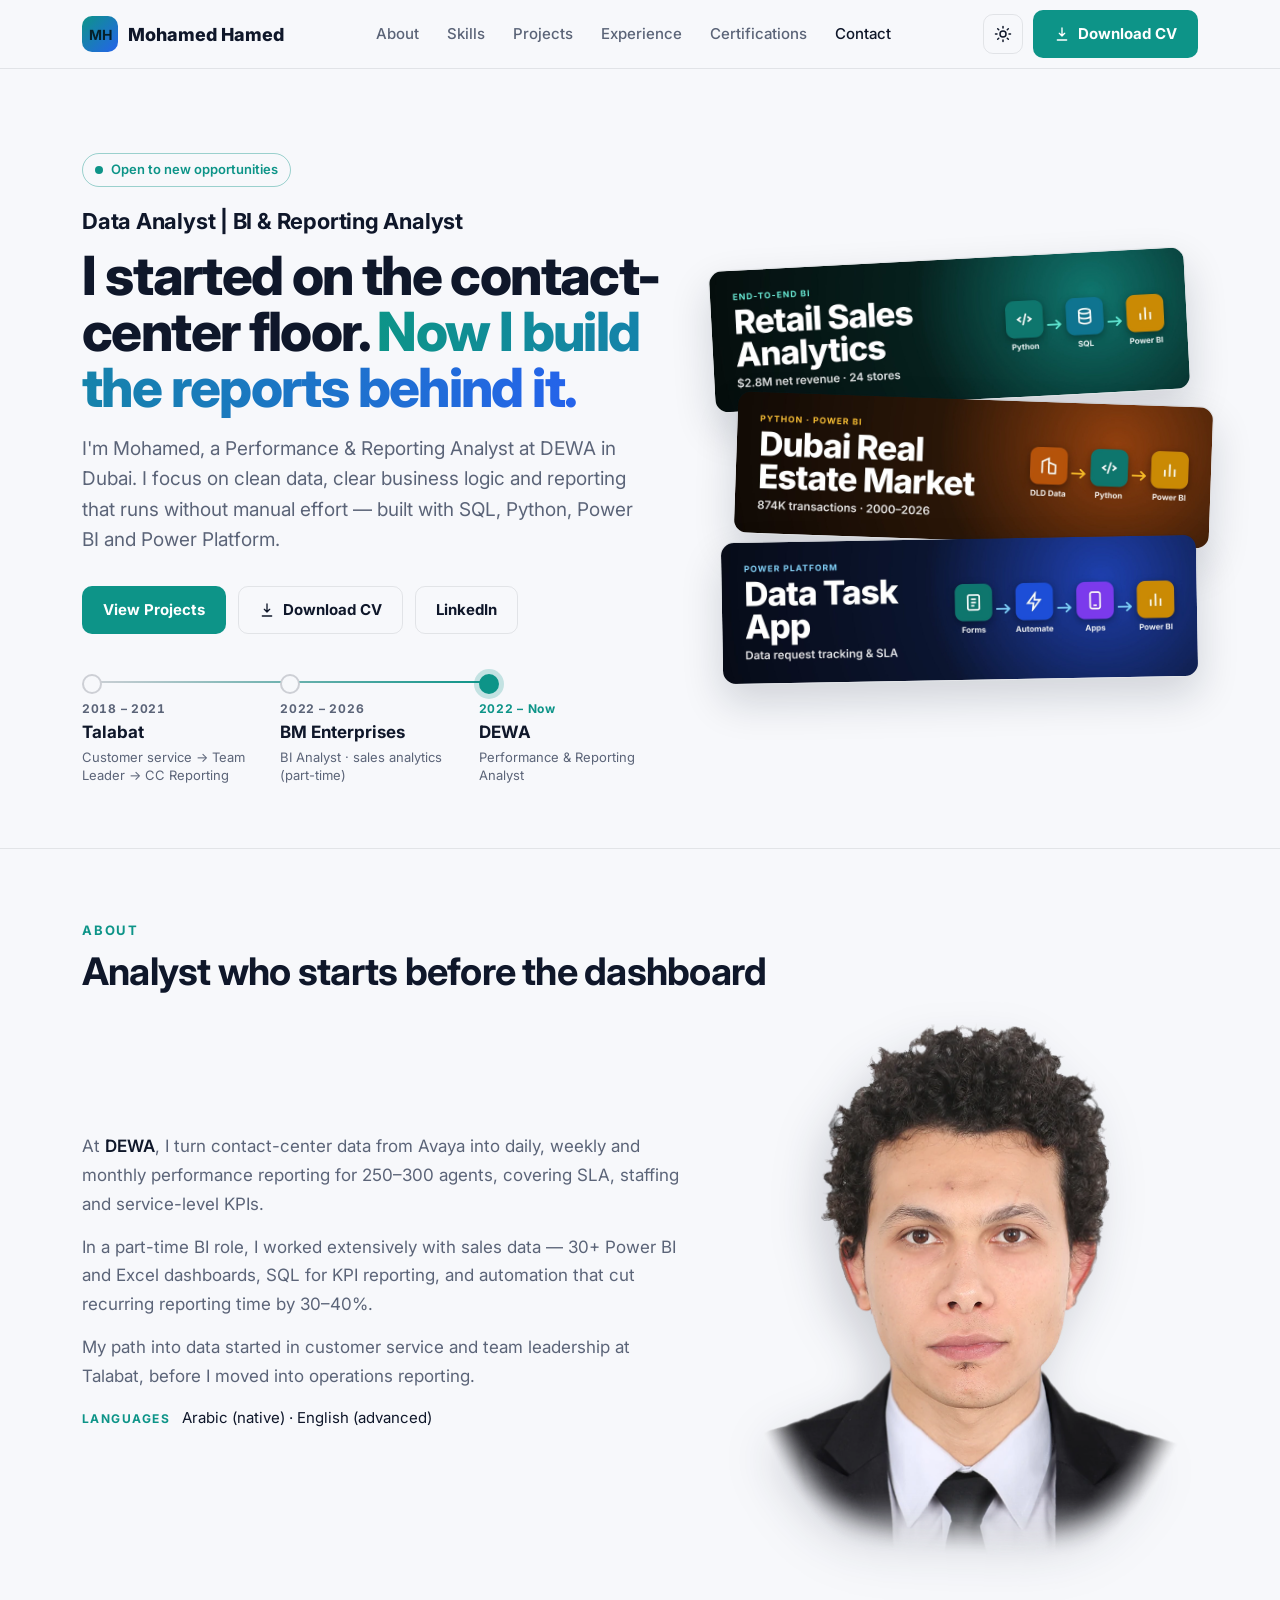
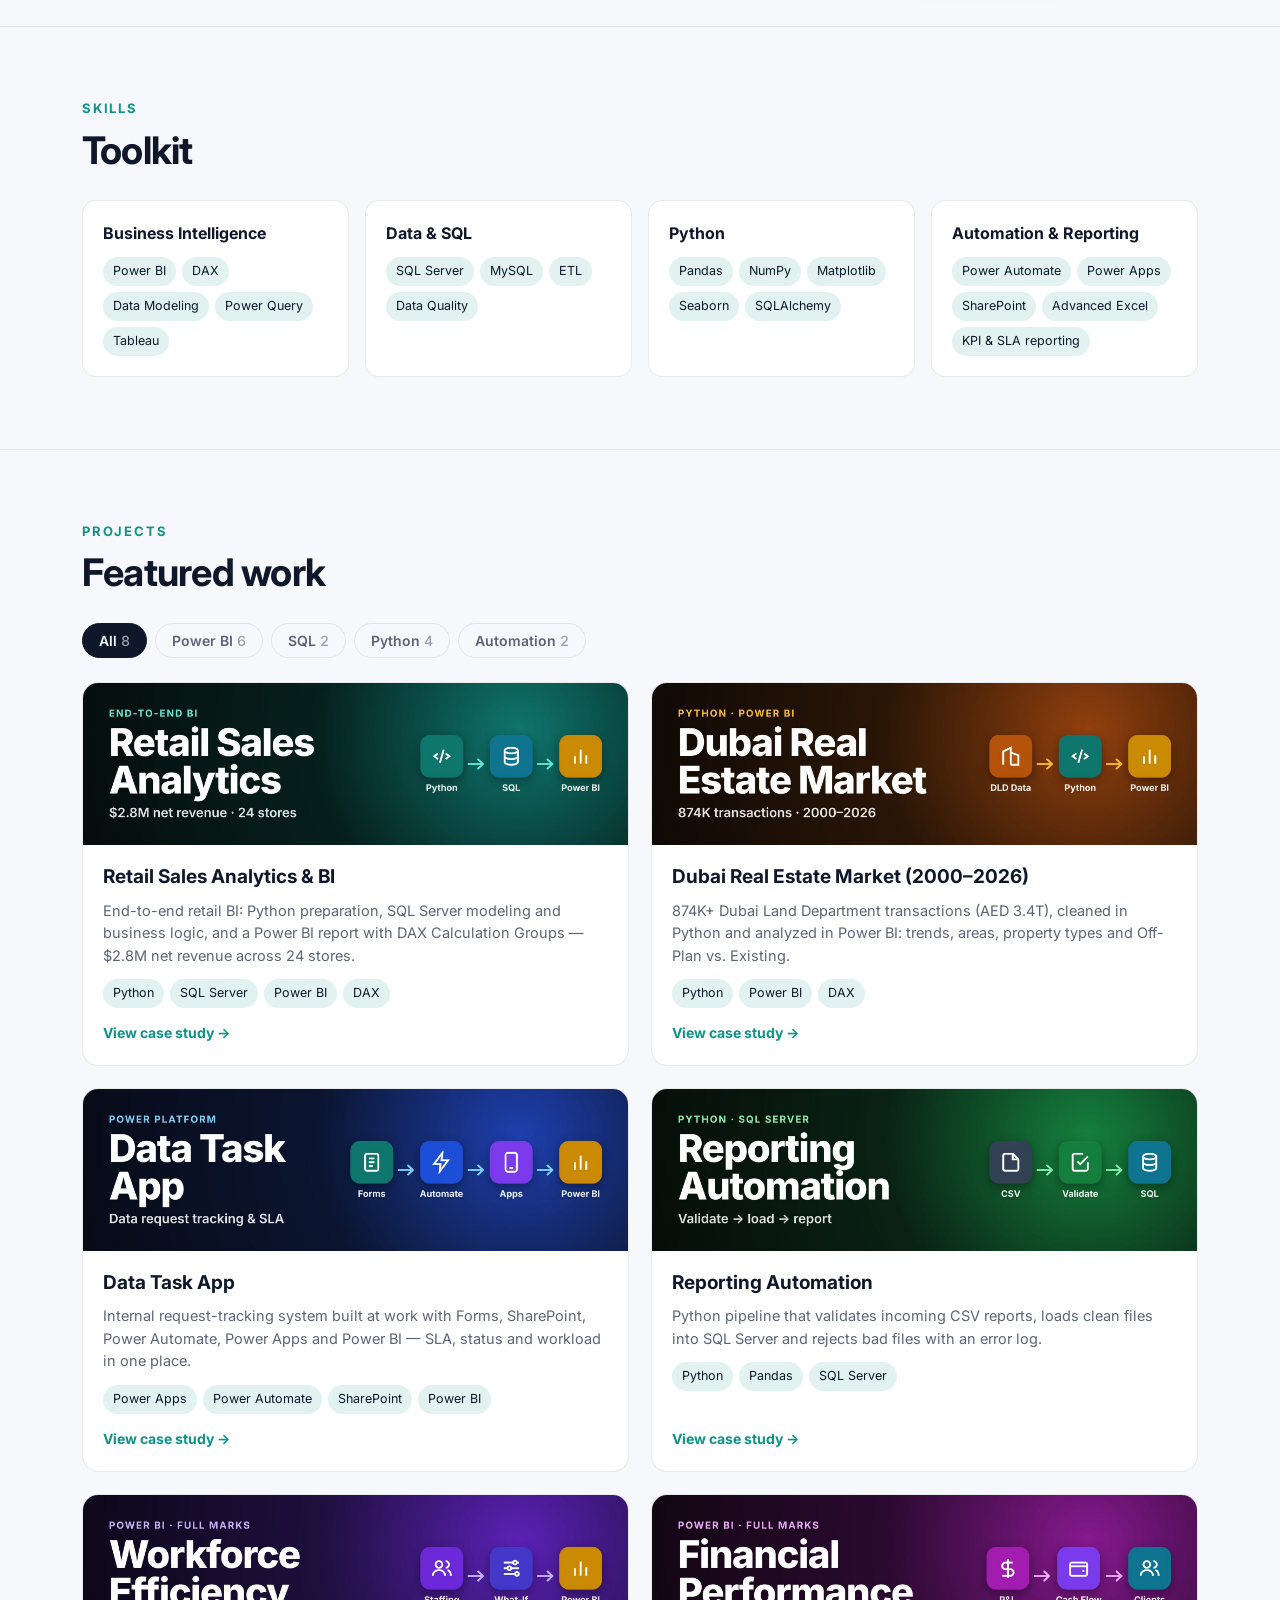
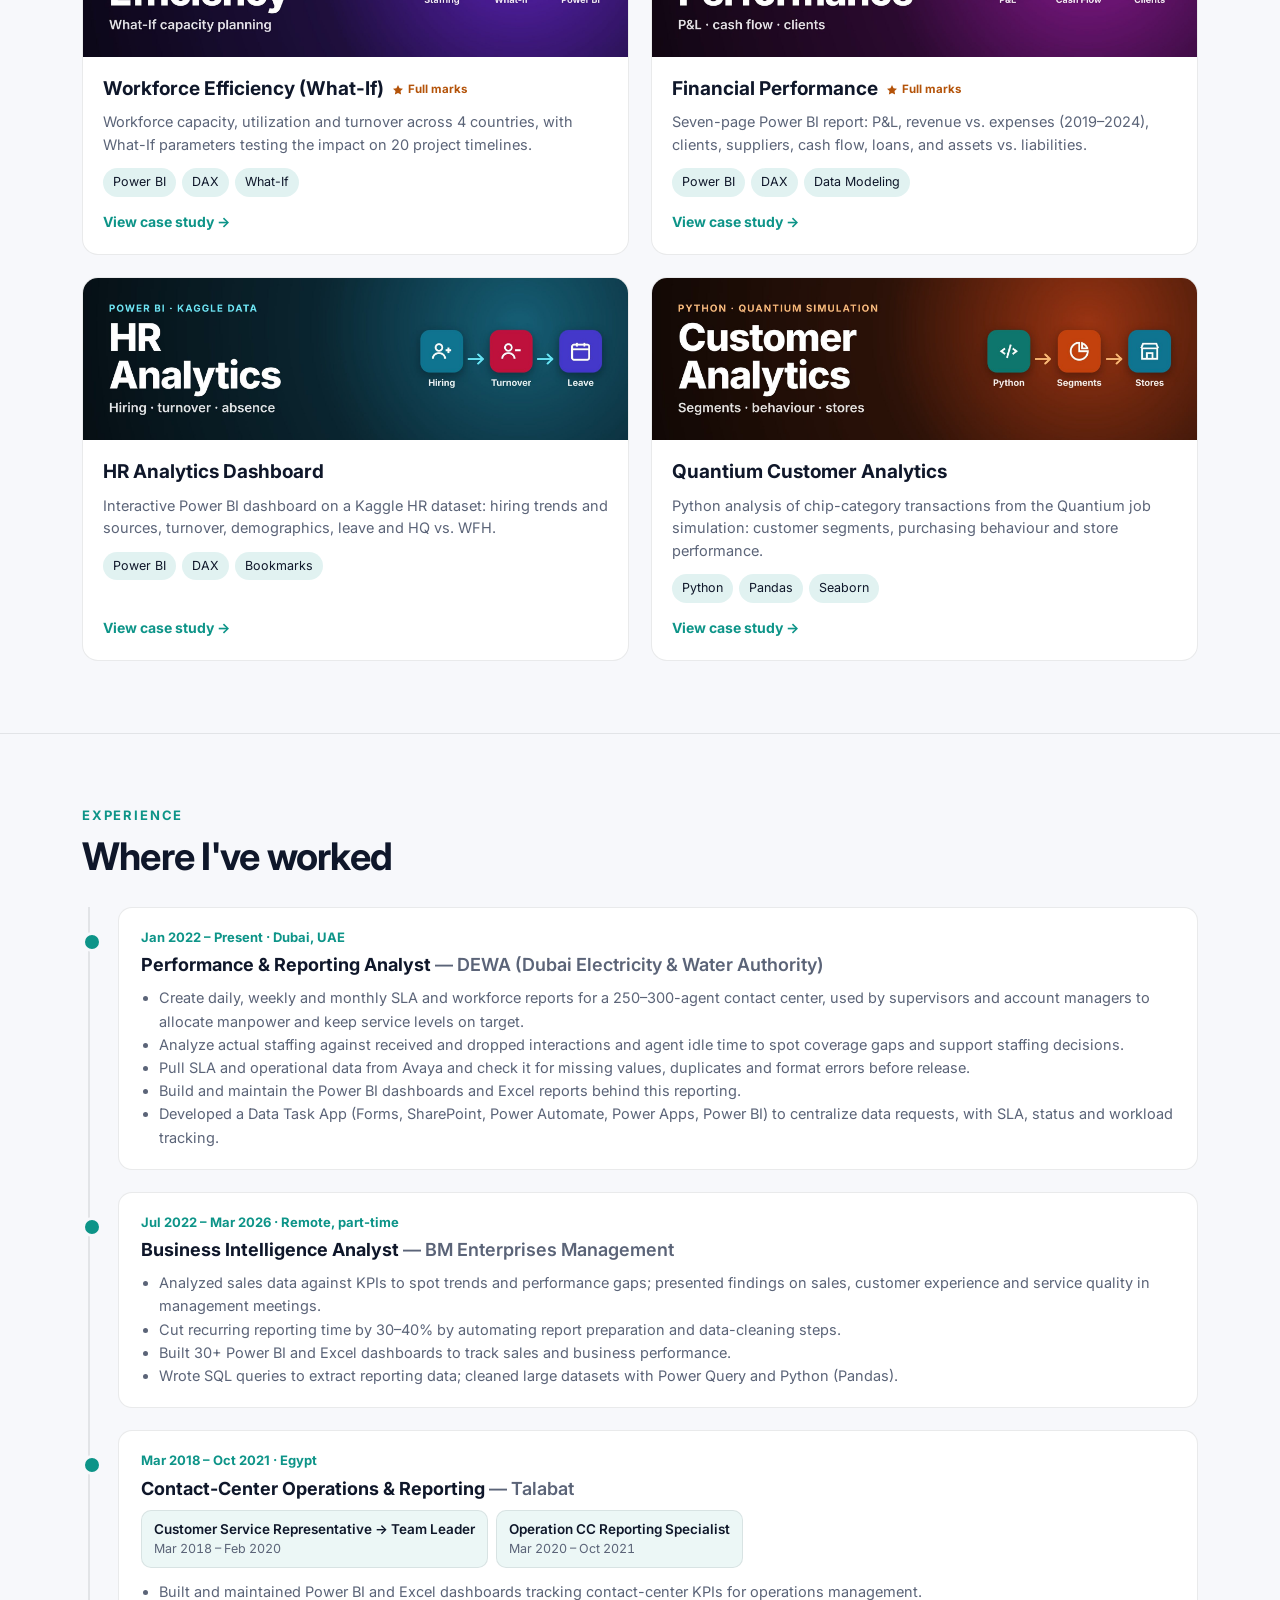
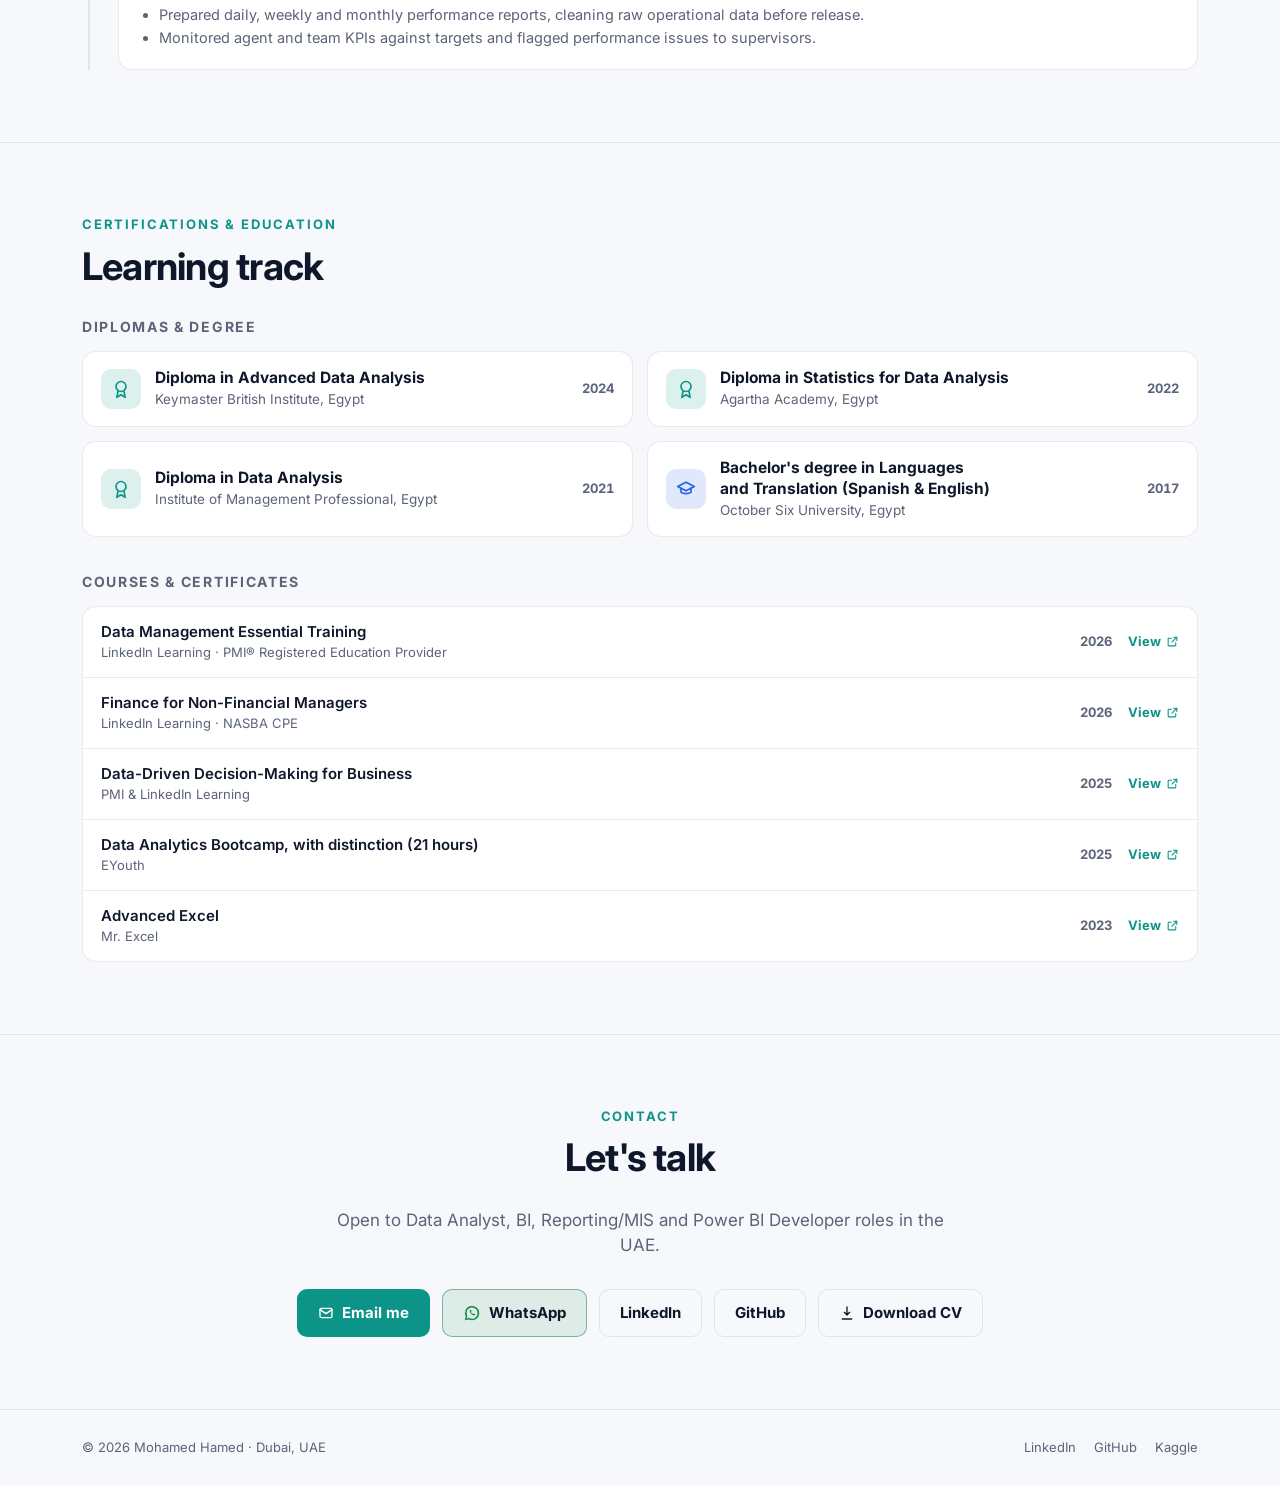
<file: index.html>
<!doctype html>
<html lang="en">
<head>
<meta charset="utf-8">
<meta name="viewport" content="width=device-width, initial-scale=1, viewport-fit=cover">
<title>Mohamed Hamed — Data &amp; Reporting Analyst</title>
<meta name="description" content="Mohamed Hamed — Data &amp; Reporting Analyst in Dubai. Power BI, SQL, Python and Power Platform portfolio: sales, real estate, workforce and reporting-automation case studies.">
<meta name="color-scheme" content="dark light">
<meta name="author" content="Mohamed Hamed Ahmed">
<link rel="canonical" href="https://mohamedhamed101994.github.io/">
<meta property="og:type" content="website">
<meta property="og:title" content="Mohamed Hamed — Data &amp; Reporting Analyst">
<meta property="og:description" content="Mohamed Hamed — Data &amp; Reporting Analyst in Dubai. Power BI, SQL, Python and Power Platform portfolio: sales, real estate, workforce and reporting-automation case studies.">
<meta property="og:url" content="https://mohamedhamed101994.github.io/">
<meta property="og:image" content="https://mohamedhamed101994.github.io/assets/img/og-cover.jpg">
<meta property="og:image:width" content="1200">
<meta property="og:image:height" content="627">
<meta name="twitter:card" content="summary_large_image">
<link rel="icon" href="favicon.svg" type="image/svg+xml">
<link rel="preconnect" href="https://fonts.googleapis.com">
<link rel="preconnect" href="https://fonts.gstatic.com" crossorigin>
<link rel="stylesheet" href="https://fonts.googleapis.com/css2?family=Inter:wght@400;500;600;700;800&display=swap">
<link rel="stylesheet" href="assets/css/style.css">
<script>(function(){var t=null;try{t=localStorage.getItem("theme")}catch(e){}if(!t)t=window.matchMedia&&matchMedia("(prefers-color-scheme: light)").matches?"light":"dark";document.documentElement.setAttribute("data-theme",t)})()</script>
</head>
<body>
<a class="skip" href="#main">Skip to content</a>
<script type="application/ld+json">{"@context": "https://schema.org", "@type": "Person", "name": "Mohamed Hamed Ahmed", "jobTitle": "Data & Reporting Analyst", "address": {"@type": "PostalAddress", "addressLocality": "Dubai", "addressCountry": "AE"}, "url": "https://mohamedhamed101994.github.io/", "sameAs": ["https://www.linkedin.com/in/mohamed-hamed-82b784224/", "https://github.com/mohamedhamed101994", "https://www.kaggle.com/mohamedhamed1994"]}</script>
<nav class="top" aria-label="Main"><div class="c">
<a class="logo" href="#top"><b>MH</b>Mohamed Hamed</a>
<div class="links" id="nav-links"><a href="#about">About</a><a href="#skills">Skills</a><a href="#projects">Projects</a><a href="#experience">Experience</a><a href="#certifications">Certifications</a><a href="#contact">Contact</a></div>
<div class="nav-r">
<button class="icon-btn theme-btn" type="button" aria-label="Switch theme"><svg class="moon" viewBox="0 0 24 24" fill="none" stroke="currentColor" stroke-width="2" stroke-linecap="round" stroke-linejoin="round" aria-hidden="true"><path d="M21 12.8A9 9 0 1 1 11.2 3a7 7 0 0 0 9.8 9.8z"/></svg><svg class="sun" viewBox="0 0 24 24" fill="none" stroke="currentColor" stroke-width="2" stroke-linecap="round" aria-hidden="true"><circle cx="12" cy="12" r="4"/><path d="M12 2v2M12 20v2M4.9 4.9l1.4 1.4M17.7 17.7l1.4 1.4M2 12h2M20 12h2M4.9 19.1l1.4-1.4M17.7 6.3l1.4-1.4"/></svg></button>
<button class="icon-btn menu-btn" type="button" aria-label="Open menu" aria-expanded="false" aria-controls="nav-links"><svg viewBox="0 0 24 24" fill="none" stroke="currentColor" stroke-width="2" stroke-linecap="round" aria-hidden="true"><path d="M4 7h16M4 12h16M4 17h16"/></svg></button>
<a class="btn p" href="assets/cv/Mohamed_Hamed_CV.pdf" download><svg viewBox="0 0 24 24" fill="none" stroke="currentColor" stroke-width="2" stroke-linecap="round" stroke-linejoin="round" aria-hidden="true"><path d="M12 3v12m0 0-4-4m4 4 4-4M5 21h14"/></svg>Download CV</a>
</div></div></nav>
<main id="main">
<header class="hero" id="top"><div class="c">
<div>
<span class="pill"><i></i>Open to new opportunities</span>
<p class="role-title">Data Analyst | BI &amp; Reporting Analyst</p>
<h1>I started on the contact-center floor. <span>Now I build the reports behind it.</span></h1>
<p class="lead">I'm Mohamed, a Performance &amp; Reporting Analyst at DEWA in Dubai. I focus on clean data, clear business logic and reporting that runs without manual effort — built with SQL, Python, Power BI and Power Platform.</p>
<div class="cta"><a class="btn p" href="#projects">View Projects</a><a class="btn" href="assets/cv/Mohamed_Hamed_CV.pdf" download><svg viewBox="0 0 24 24" fill="none" stroke="currentColor" stroke-width="2" stroke-linecap="round" stroke-linejoin="round" aria-hidden="true"><path d="M12 3v12m0 0-4-4m4 4 4-4M5 21h14"/></svg>Download CV</a><a class="btn" href="https://www.linkedin.com/in/mohamed-hamed-82b784224/" target="_blank" rel="noopener">LinkedIn</a></div>
<ol class="path" aria-label="Career path"><li class=""><span class="yr">2018 – 2021</span><b>Talabat</b><span class="rl">Customer service → Team Leader → CC Reporting</span></li><li class=""><span class="yr">2022 – 2026</span><b>BM Enterprises</b><span class="rl">BI Analyst · sales analytics (part-time)</span></li><li class="now"><span class="yr">2022 – Now</span><b>DEWA</b><span class="rl">Performance &amp; Reporting Analyst</span></li></ol>
</div>
<div class="stack"><a href="projects/retail-sales-analytics.html" aria-label="Retail Sales Analytics &amp; BI"><img src="assets/img/covers/retail.jpg" alt="" width="2016" height="600"></a><a href="projects/dubai-real-estate.html" aria-label="Dubai Real Estate Market (2000–2026)"><img src="assets/img/covers/dubai.jpg" alt="" width="2016" height="600"></a><a href="projects/data-task-app.html" aria-label="Data Task App"><img src="assets/img/covers/taskapp.jpg" alt="" width="2016" height="600"></a></div>
</div></header>

<section id="about" aria-labelledby="about-h"><div class="c">
<div class="eh">About</div>
<h2 id="about-h">Analyst who starts before the dashboard</h2>
<div class="about">
<div>
<p>At <strong>DEWA</strong>, I turn contact-center data from Avaya into daily, weekly and monthly performance reporting for 250–300 agents, covering SLA, staffing and service-level KPIs.</p>
<p>In a part-time BI role, I worked extensively with sales data — 30+ Power BI and Excel dashboards, SQL for KPI reporting, and automation that cut recurring reporting time by 30–40%.</p>
<p>My path into data started in customer service and team leadership at Talabat, before I moved into operations reporting.</p>
<p class="langs"><span>Languages</span> Arabic (native) · English (advanced)</p>
</div>
<div class="portrait"><picture><source srcset="assets/img/mohamed.webp" type="image/webp"><img src="assets/img/mohamed.png" alt="Portrait of Mohamed Hamed" width="760" height="963" loading="lazy"></picture></div>
</div>
</div></section>

<section id="skills" aria-labelledby="skills-h"><div class="c">
<div class="eh">Skills</div>
<h2 id="skills-h">Toolkit</h2>
<div class="skills"><div class="sk"><h3>Business Intelligence</h3><div class="tags"><span class="tag">Power BI</span><span class="tag">DAX</span><span class="tag">Data Modeling</span><span class="tag">Power Query</span><span class="tag">Tableau</span></div></div><div class="sk"><h3>Data &amp; SQL</h3><div class="tags"><span class="tag">SQL Server</span><span class="tag">MySQL</span><span class="tag">ETL</span><span class="tag">Data Quality</span></div></div><div class="sk"><h3>Python</h3><div class="tags"><span class="tag">Pandas</span><span class="tag">NumPy</span><span class="tag">Matplotlib</span><span class="tag">Seaborn</span><span class="tag">SQLAlchemy</span></div></div><div class="sk"><h3>Automation &amp; Reporting</h3><div class="tags"><span class="tag">Power Automate</span><span class="tag">Power Apps</span><span class="tag">SharePoint</span><span class="tag">Advanced Excel</span><span class="tag">KPI &amp; SLA reporting</span></div></div></div>
</div></section>

<section id="projects" aria-labelledby="projects-h"><div class="c">
<div class="eh">Projects</div>
<h2 id="projects-h">Featured work</h2>
<div class="filters" role="group" aria-label="Filter projects"><button type="button" data-filter="all" aria-pressed="true">All<span class="n"></span></button><button type="button" data-filter="powerbi" aria-pressed="false">Power BI<span class="n"></span></button><button type="button" data-filter="sql" aria-pressed="false">SQL<span class="n"></span></button><button type="button" data-filter="python" aria-pressed="false">Python<span class="n"></span></button><button type="button" data-filter="automation" aria-pressed="false">Automation<span class="n"></span></button></div>
<div class="grid"><a class="pc" href="projects/retail-sales-analytics.html" data-tags="powerbi sql python">
<img src="assets/img/covers/retail.jpg" alt="Retail Sales Analytics &amp; BI project cover" width="2016" height="600" loading="lazy">
<div class="b"><h3>Retail Sales Analytics &amp; BI</h3>
<p>End-to-end retail BI: Python preparation, SQL Server modeling and business logic, and a Power BI report with DAX Calculation Groups — $2.8M net revenue across 24 stores.</p><div class="tags"><span class="tag">Python</span><span class="tag">SQL Server</span><span class="tag">Power BI</span><span class="tag">DAX</span></div><span class="more">View case study →</span></div></a><a class="pc" href="projects/dubai-real-estate.html" data-tags="powerbi python">
<img src="assets/img/covers/dubai.jpg" alt="Dubai Real Estate Market (2000–2026) project cover" width="2016" height="600" loading="lazy">
<div class="b"><h3>Dubai Real Estate Market (2000–2026)</h3>
<p>874K+ Dubai Land Department transactions (AED 3.4T), cleaned in Python and analyzed in Power BI: trends, areas, property types and Off-Plan vs. Existing.</p><div class="tags"><span class="tag">Python</span><span class="tag">Power BI</span><span class="tag">DAX</span></div><span class="more">View case study →</span></div></a><a class="pc" href="projects/data-task-app.html" data-tags="powerbi automation">
<img src="assets/img/covers/taskapp.jpg" alt="Data Task App project cover" width="2016" height="600" loading="lazy">
<div class="b"><h3>Data Task App</h3>
<p>Internal request-tracking system built at work with Forms, SharePoint, Power Automate, Power Apps and Power BI — SLA, status and workload in one place.</p><div class="tags"><span class="tag">Power Apps</span><span class="tag">Power Automate</span><span class="tag">SharePoint</span><span class="tag">Power BI</span></div><span class="more">View case study →</span></div></a><a class="pc" href="projects/reporting-automation.html" data-tags="python sql automation">
<img src="assets/img/covers/automation.jpg" alt="Reporting Automation project cover" width="2016" height="600" loading="lazy">
<div class="b"><h3>Reporting Automation</h3>
<p>Python pipeline that validates incoming CSV reports, loads clean files into SQL Server and rejects bad files with an error log.</p><div class="tags"><span class="tag">Python</span><span class="tag">Pandas</span><span class="tag">SQL Server</span></div><span class="more">View case study →</span></div></a><a class="pc" href="projects/workforce-efficiency.html" data-tags="powerbi">
<img src="assets/img/covers/workforce.jpg" alt="Workforce Efficiency (What-If) project cover" width="2016" height="600" loading="lazy">
<div class="b"><h3>Workforce Efficiency (What-If)<span class="badge"><svg viewBox="0 0 24 24" fill="currentColor" aria-hidden="true"><path d="m12 2 3.1 6.3 6.9 1-5 4.9 1.2 6.8L12 17.8 5.8 21l1.2-6.8-5-4.9 6.9-1z"/></svg>Full marks</span></h3>
<p>Workforce capacity, utilization and turnover across 4 countries, with What-If parameters testing the impact on 20 project timelines.</p><div class="tags"><span class="tag">Power BI</span><span class="tag">DAX</span><span class="tag">What-If</span></div><span class="more">View case study →</span></div></a><a class="pc" href="projects/financial-performance.html" data-tags="powerbi">
<img src="assets/img/covers/financial.jpg" alt="Financial Performance project cover" width="2016" height="600" loading="lazy">
<div class="b"><h3>Financial Performance<span class="badge"><svg viewBox="0 0 24 24" fill="currentColor" aria-hidden="true"><path d="m12 2 3.1 6.3 6.9 1-5 4.9 1.2 6.8L12 17.8 5.8 21l1.2-6.8-5-4.9 6.9-1z"/></svg>Full marks</span></h3>
<p>Seven-page Power BI report: P&amp;L, revenue vs. expenses (2019–2024), clients, suppliers, cash flow, loans, and assets vs. liabilities.</p><div class="tags"><span class="tag">Power BI</span><span class="tag">DAX</span><span class="tag">Data Modeling</span></div><span class="more">View case study →</span></div></a><a class="pc" href="projects/hr-analytics.html" data-tags="powerbi">
<img src="assets/img/covers/hr.jpg" alt="HR Analytics Dashboard project cover" width="2016" height="600" loading="lazy">
<div class="b"><h3>HR Analytics Dashboard</h3>
<p>Interactive Power BI dashboard on a Kaggle HR dataset: hiring trends and sources, turnover, demographics, leave and HQ vs. WFH.</p><div class="tags"><span class="tag">Power BI</span><span class="tag">DAX</span><span class="tag">Bookmarks</span></div><span class="more">View case study →</span></div></a><a class="pc" href="projects/quantium-customer-analytics.html" data-tags="python">
<img src="assets/img/covers/quantium.jpg" alt="Quantium Customer Analytics project cover" width="2016" height="600" loading="lazy">
<div class="b"><h3>Quantium Customer Analytics</h3>
<p>Python analysis of chip-category transactions from the Quantium job simulation: customer segments, purchasing behaviour and store performance.</p><div class="tags"><span class="tag">Python</span><span class="tag">Pandas</span><span class="tag">Seaborn</span></div><span class="more">View case study →</span></div></a></div>
</div></section>

<section id="experience" aria-labelledby="exp-h"><div class="c">
<div class="eh">Experience</div>
<h2 id="exp-h">Where I've worked</h2>
<div class="tl"><article class="job"><div class="d">Jan 2022 – Present · Dubai, UAE</div><h3>Performance &amp; Reporting Analyst <span>— DEWA (Dubai Electricity &amp; Water Authority)</span></h3><ul><li>Create daily, weekly and monthly SLA and workforce reports for a 250–300-agent contact center, used by supervisors and account managers to allocate manpower and keep service levels on target.</li><li>Analyze actual staffing against received and dropped interactions and agent idle time to spot coverage gaps and support staffing decisions.</li><li>Pull SLA and operational data from Avaya and check it for missing values, duplicates and format errors before release.</li><li>Build and maintain the Power BI dashboards and Excel reports behind this reporting.</li><li>Developed a Data Task App (Forms, SharePoint, Power Automate, Power Apps, Power BI) to centralize data requests, with SLA, status and workload tracking.</li></ul></article><article class="job"><div class="d">Jul 2022 – Mar 2026 · Remote, part-time</div><h3>Business Intelligence Analyst <span>— BM Enterprises Management</span></h3><ul><li>Analyzed sales data against KPIs to spot trends and performance gaps; presented findings on sales, customer experience and service quality in management meetings.</li><li>Cut recurring reporting time by 30–40% by automating report preparation and data-cleaning steps.</li><li>Built 30+ Power BI and Excel dashboards to track sales and business performance.</li><li>Wrote SQL queries to extract reporting data; cleaned large datasets with Power Query and Python (Pandas).</li></ul></article><article class="job"><div class="d">Mar 2018 – Oct 2021 · Egypt</div><h3>Contact-Center Operations &amp; Reporting <span>— Talabat</span></h3><ol class="steps"><li><b>Customer Service Representative → Team Leader</b><span>Mar 2018 – Feb 2020</span></li><li><b>Operation CC Reporting Specialist</b><span>Mar 2020 – Oct 2021</span></li></ol><ul><li>Built and maintained Power BI and Excel dashboards tracking contact-center KPIs for operations management.</li><li>Prepared daily, weekly and monthly performance reports, cleaning raw operational data before release.</li><li>Monitored agent and team KPIs against targets and flagged performance issues to supervisors.</li></ul></article></div>
</div></section>

<section id="certifications" aria-labelledby="cert-h"><div class="c">
<div class="eh">Certifications &amp; Education</div>
<h2 id="cert-h">Learning track</h2>
<h3 class="sub-h">Diplomas &amp; degree</h3>
<div class="certs"><div class="cert"><div class="ic"><svg viewBox="0 0 24 24" fill="none" stroke="currentColor" stroke-width="2" stroke-linecap="round" stroke-linejoin="round" aria-hidden="true"><circle cx="12" cy="9" r="6"/><path d="m8.5 14.2-1.5 7.8 5-3 5 3-1.5-7.8"/></svg></div><div><h3>Diploma in Advanced Data Analysis</h3><p>Keymaster British Institute, Egypt</p></div><span class="yr">2024</span></div><div class="cert"><div class="ic"><svg viewBox="0 0 24 24" fill="none" stroke="currentColor" stroke-width="2" stroke-linecap="round" stroke-linejoin="round" aria-hidden="true"><circle cx="12" cy="9" r="6"/><path d="m8.5 14.2-1.5 7.8 5-3 5 3-1.5-7.8"/></svg></div><div><h3>Diploma in Statistics for Data Analysis</h3><p>Agartha Academy, Egypt</p></div><span class="yr">2022</span></div><div class="cert"><div class="ic"><svg viewBox="0 0 24 24" fill="none" stroke="currentColor" stroke-width="2" stroke-linecap="round" stroke-linejoin="round" aria-hidden="true"><circle cx="12" cy="9" r="6"/><path d="m8.5 14.2-1.5 7.8 5-3 5 3-1.5-7.8"/></svg></div><div><h3>Diploma in Data Analysis</h3><p>Institute of Management Professional, Egypt</p></div><span class="yr">2021</span></div><div class="cert edu"><div class="ic"><svg viewBox="0 0 24 24" fill="none" stroke="currentColor" stroke-width="2" stroke-linecap="round" stroke-linejoin="round" aria-hidden="true"><path d="m2 9 10-5 10 5-10 5z"/><path d="M6 11v5c3 2 9 2 12 0v-5"/></svg></div><div><h3>Bachelor&#x27;s degree in Languages and Translation (Spanish &amp; English)</h3><p>October Six University, Egypt</p></div><span class="yr">2017</span></div></div>
<h3 class="sub-h">Courses &amp; certificates</h3>
<ul class="courses"><li><div><h4>Data Management Essential Training</h4><p>LinkedIn Learning · PMI® Registered Education Provider</p></div><span class="yr">2026</span><a class="view" href="assets/certs/data-management-essential-training.pdf" target="_blank" rel="noopener">View<svg viewBox="0 0 24 24" fill="none" stroke="currentColor" stroke-width="2" stroke-linecap="round" stroke-linejoin="round" aria-hidden="true"><path d="M14 4h6v6M20 4l-9 9M18 14v5a1 1 0 0 1-1 1H5a1 1 0 0 1-1-1V7a1 1 0 0 1 1-1h5"/></svg></a></li><li><div><h4>Finance for Non-Financial Managers</h4><p>LinkedIn Learning · NASBA CPE</p></div><span class="yr">2026</span><a class="view" href="assets/certs/finance-for-non-financial-managers.pdf" target="_blank" rel="noopener">View<svg viewBox="0 0 24 24" fill="none" stroke="currentColor" stroke-width="2" stroke-linecap="round" stroke-linejoin="round" aria-hidden="true"><path d="M14 4h6v6M20 4l-9 9M18 14v5a1 1 0 0 1-1 1H5a1 1 0 0 1-1-1V7a1 1 0 0 1 1-1h5"/></svg></a></li><li><div><h4>Data-Driven Decision-Making for Business</h4><p>PMI &amp; LinkedIn Learning</p></div><span class="yr">2025</span><a class="view" href="https://drive.google.com/file/d/1SNjz5lXZL7x2b0V57tWuoHTD8kK4L_i0/view" target="_blank" rel="noopener">View<svg viewBox="0 0 24 24" fill="none" stroke="currentColor" stroke-width="2" stroke-linecap="round" stroke-linejoin="round" aria-hidden="true"><path d="M14 4h6v6M20 4l-9 9M18 14v5a1 1 0 0 1-1 1H5a1 1 0 0 1-1-1V7a1 1 0 0 1 1-1h5"/></svg></a></li><li><div><h4>Data Analytics Bootcamp, with distinction (21 hours)</h4><p>EYouth</p></div><span class="yr">2025</span><a class="view" href="assets/certs/eyouth-data-analytics-bootcamp.jpg" target="_blank" rel="noopener">View<svg viewBox="0 0 24 24" fill="none" stroke="currentColor" stroke-width="2" stroke-linecap="round" stroke-linejoin="round" aria-hidden="true"><path d="M14 4h6v6M20 4l-9 9M18 14v5a1 1 0 0 1-1 1H5a1 1 0 0 1-1-1V7a1 1 0 0 1 1-1h5"/></svg></a></li><li><div><h4>Advanced Excel</h4><p>Mr. Excel</p></div><span class="yr">2023</span><a class="view" href="assets/certs/advanced-excel.jpg" target="_blank" rel="noopener">View<svg viewBox="0 0 24 24" fill="none" stroke="currentColor" stroke-width="2" stroke-linecap="round" stroke-linejoin="round" aria-hidden="true"><path d="M14 4h6v6M20 4l-9 9M18 14v5a1 1 0 0 1-1 1H5a1 1 0 0 1-1-1V7a1 1 0 0 1 1-1h5"/></svg></a></li></ul>
</div></section>

<section id="contact" class="contact" aria-labelledby="contact-h"><div class="c">
<div class="eh">Contact</div>
<h2 id="contact-h">Let's talk</h2>
<p>Open to Data Analyst, BI, Reporting/MIS and Power BI Developer roles in the UAE.</p>
<div class="cta"><a class="btn p" href="mailto:mohamed.hamed.101994@gmail.com"><svg viewBox="0 0 24 24" fill="none" stroke="currentColor" stroke-width="2" stroke-linecap="round" stroke-linejoin="round" aria-hidden="true"><rect x="3" y="5" width="18" height="14" rx="2"/><path d="m3 7 9 6 9-6"/></svg>Email me</a><a class="btn wa" href="https://wa.me/971503325126?text=Hi%20Mohamed%2C%20I%20came%20across%20your%20portfolio%20and%20would%20like%20to%20connect." target="_blank" rel="noopener"><svg viewBox="0 0 24 24" fill="none" stroke="currentColor" stroke-width="2" stroke-linecap="round" stroke-linejoin="round" aria-hidden="true"><path d="M3.5 20.5l1.3-4A8.5 8.5 0 1 1 8 19.6z"/><path d="M9 8.6c0 3.3 3 6.4 6.4 6.4l1.1-1.5-2-1-1 .9a5 5 0 0 1-2.9-2.9l.9-1-1-2z" fill="currentColor" stroke="none"/></svg>WhatsApp</a><a class="btn" href="https://www.linkedin.com/in/mohamed-hamed-82b784224/" target="_blank" rel="noopener">LinkedIn</a><a class="btn" href="https://github.com/mohamedhamed101994" target="_blank" rel="noopener">GitHub</a><a class="btn" href="assets/cv/Mohamed_Hamed_CV.pdf" download><svg viewBox="0 0 24 24" fill="none" stroke="currentColor" stroke-width="2" stroke-linecap="round" stroke-linejoin="round" aria-hidden="true"><path d="M12 3v12m0 0-4-4m4 4 4-4M5 21h14"/></svg>Download CV</a></div>
</div></section>
</main>
<footer><div class="c">
<span>© <span id="year">2026</span> Mohamed Hamed · Dubai, UAE</span>
<nav aria-label="Profiles"><a href="https://www.linkedin.com/in/mohamed-hamed-82b784224/" target="_blank" rel="noopener">LinkedIn</a><a href="https://github.com/mohamedhamed101994" target="_blank" rel="noopener">GitHub</a><a href="https://www.kaggle.com/mohamedhamed1994" target="_blank" rel="noopener">Kaggle</a></nav>
</div></footer>
<script src="assets/js/main.js" defer></script>
</body>
</html>
</file>
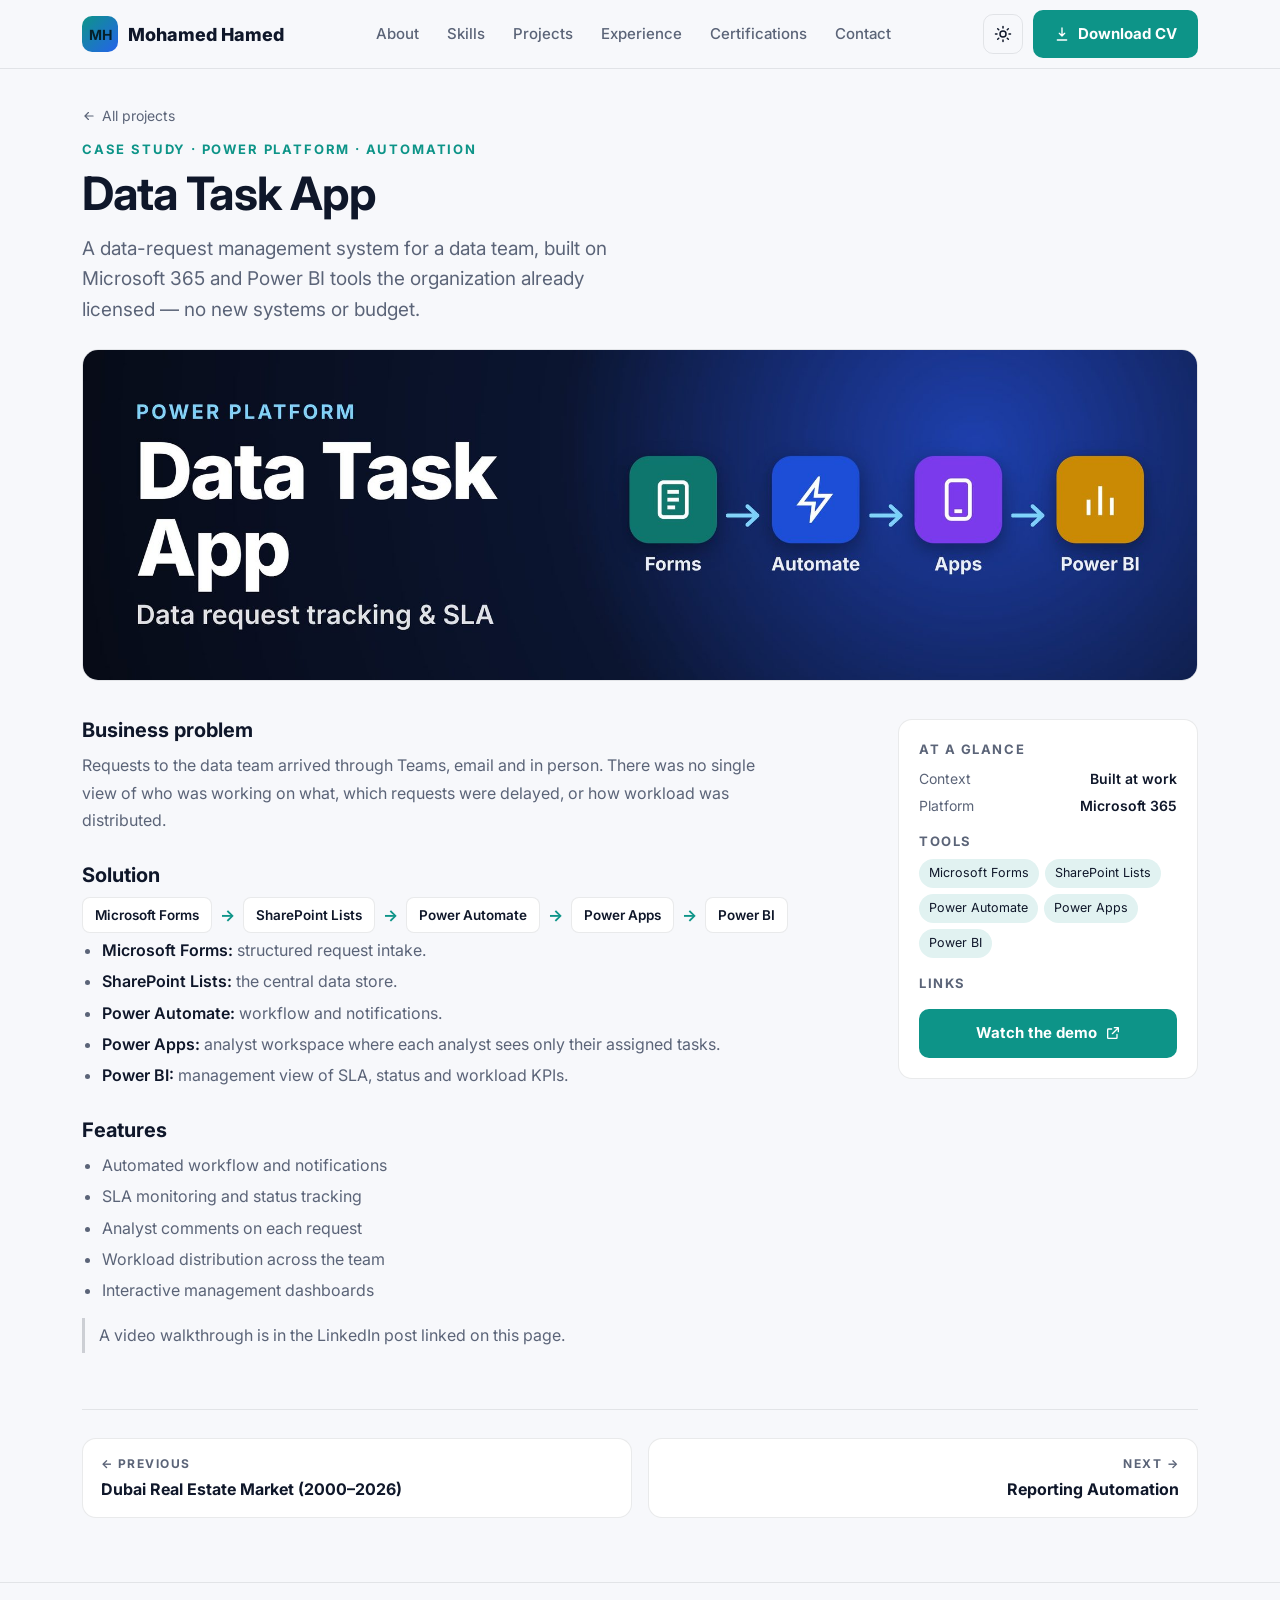
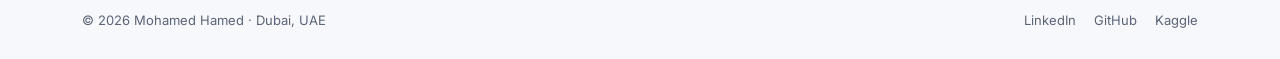
<file: projects/data-task-app.html>
<!doctype html>
<html lang="en">
<head>
<meta charset="utf-8">
<meta name="viewport" content="width=device-width, initial-scale=1, viewport-fit=cover">
<title>Data Task App — Mohamed Hamed</title>
<meta name="description" content="A data-request management system for a data team, built on Microsoft 365 and Power BI tools the organization already licensed — no new systems or budget.">
<meta name="color-scheme" content="dark light">
<meta name="author" content="Mohamed Hamed Ahmed">
<link rel="canonical" href="https://mohamedhamed101994.github.io/projects/data-task-app.html">
<meta property="og:type" content="website">
<meta property="og:title" content="Data Task App — Mohamed Hamed">
<meta property="og:description" content="A data-request management system for a data team, built on Microsoft 365 and Power BI tools the organization already licensed — no new systems or budget.">
<meta property="og:url" content="https://mohamedhamed101994.github.io/projects/data-task-app.html">
<meta property="og:image" content="https://mohamedhamed101994.github.io/assets/img/covers/taskapp.jpg">
<meta property="og:image:width" content="1200">
<meta property="og:image:height" content="627">
<meta name="twitter:card" content="summary_large_image">
<link rel="icon" href="../favicon.svg" type="image/svg+xml">
<link rel="preconnect" href="https://fonts.googleapis.com">
<link rel="preconnect" href="https://fonts.gstatic.com" crossorigin>
<link rel="stylesheet" href="https://fonts.googleapis.com/css2?family=Inter:wght@400;500;600;700;800&display=swap">
<link rel="stylesheet" href="../assets/css/style.css">
<script>(function(){var t=null;try{t=localStorage.getItem("theme")}catch(e){}if(!t)t=window.matchMedia&&matchMedia("(prefers-color-scheme: light)").matches?"light":"dark";document.documentElement.setAttribute("data-theme",t)})()</script>
</head>
<body>
<a class="skip" href="#main">Skip to content</a><nav class="top" aria-label="Main"><div class="c">
<a class="logo" href="../index.html"><b>MH</b>Mohamed Hamed</a>
<div class="links" id="nav-links"><a href="../index.html#about">About</a><a href="../index.html#skills">Skills</a><a href="../index.html#projects">Projects</a><a href="../index.html#experience">Experience</a><a href="../index.html#certifications">Certifications</a><a href="../index.html#contact">Contact</a></div>
<div class="nav-r">
<button class="icon-btn theme-btn" type="button" aria-label="Switch theme"><svg class="moon" viewBox="0 0 24 24" fill="none" stroke="currentColor" stroke-width="2" stroke-linecap="round" stroke-linejoin="round" aria-hidden="true"><path d="M21 12.8A9 9 0 1 1 11.2 3a7 7 0 0 0 9.8 9.8z"/></svg><svg class="sun" viewBox="0 0 24 24" fill="none" stroke="currentColor" stroke-width="2" stroke-linecap="round" aria-hidden="true"><circle cx="12" cy="12" r="4"/><path d="M12 2v2M12 20v2M4.9 4.9l1.4 1.4M17.7 17.7l1.4 1.4M2 12h2M20 12h2M4.9 19.1l1.4-1.4M17.7 6.3l1.4-1.4"/></svg></button>
<button class="icon-btn menu-btn" type="button" aria-label="Open menu" aria-expanded="false" aria-controls="nav-links"><svg viewBox="0 0 24 24" fill="none" stroke="currentColor" stroke-width="2" stroke-linecap="round" aria-hidden="true"><path d="M4 7h16M4 12h16M4 17h16"/></svg></button>
<a class="btn p" href="../assets/cv/Mohamed_Hamed_CV.pdf" download><svg viewBox="0 0 24 24" fill="none" stroke="currentColor" stroke-width="2" stroke-linecap="round" stroke-linejoin="round" aria-hidden="true"><path d="M12 3v12m0 0-4-4m4 4 4-4M5 21h14"/></svg>Download CV</a>
</div></div></nav>
<main id="main"><div class="c">
<a class="crumb" href="../index.html#projects"><svg width="14" height="14" viewBox="0 0 24 24" fill="none" stroke="currentColor" stroke-width="2" stroke-linecap="round" aria-hidden="true"><path d="M19 12H5m6-6-6 6 6 6"/></svg> All projects</a>
<div class="eh">Case study · Power Platform · Automation</div>
<h1 class="ph">Data Task App</h1>
<p class="lead">A data-request management system for a data team, built on Microsoft 365 and Power BI tools the organization already licensed — no new systems or budget.</p>
<img class="cover" src="../assets/img/covers/taskapp.jpg" alt="Data Task App cover" width="2016" height="600">
<div class="two"><article><h2>Business problem</h2><p>Requests to the data team arrived through Teams, email and in person. There was no single view of who was working on what, which requests were delayed, or how workload was distributed.</p>
<h2>Solution</h2><div class="flow"><span>Microsoft Forms</span><i>→</i><span>SharePoint Lists</span><i>→</i><span>Power Automate</span><i>→</i><span>Power Apps</span><i>→</i><span>Power BI</span></div>
<ul>
<li><strong>Microsoft Forms:</strong> structured request intake.</li>
<li><strong>SharePoint Lists:</strong> the central data store.</li>
<li><strong>Power Automate:</strong> workflow and notifications.</li>
<li><strong>Power Apps:</strong> analyst workspace where each analyst sees only their assigned tasks.</li>
<li><strong>Power BI:</strong> management view of SLA, status and workload KPIs.</li>
</ul>
<h2>Features</h2><ul>
<li>Automated workflow and notifications</li>
<li>SLA monitoring and status tracking</li>
<li>Analyst comments on each request</li>
<li>Workload distribution across the team</li>
<li>Interactive management dashboards</li>
</ul>
<p class="note">A video walkthrough is in the LinkedIn post linked on this page.</p>
</article><aside class="side" aria-label="Project details"><h3>At a glance</h3><dl><dt>Context</dt><dd>Built at work</dd><dt>Platform</dt><dd>Microsoft 365</dd></dl><h3>Tools</h3><div class="tags"><span class="tag">Microsoft Forms</span><span class="tag">SharePoint Lists</span><span class="tag">Power Automate</span><span class="tag">Power Apps</span><span class="tag">Power BI</span></div><h3>Links</h3><a class="btn p" href="https://www.linkedin.com/feed/update/urn:li:activity:7461687031547506688/" target="_blank" rel="noopener">Watch the demo<svg viewBox="0 0 24 24" fill="none" stroke="currentColor" stroke-width="2" stroke-linecap="round" stroke-linejoin="round" aria-hidden="true"><path d="M14 4h6v6M20 4l-9 9M18 14v5a1 1 0 0 1-1 1H5a1 1 0 0 1-1-1V7a1 1 0 0 1 1-1h5"/></svg></a></aside></div>
<div class="pn"><a href="dubai-real-estate.html"><small>← Previous</small><b>Dubai Real Estate Market (2000–2026)</b></a><a class="nx" href="reporting-automation.html"><small>Next →</small><b>Reporting Automation</b></a></div>
</div></main>
<footer><div class="c">
<span>© <span id="year">2026</span> Mohamed Hamed · Dubai, UAE</span>
<nav aria-label="Profiles"><a href="https://www.linkedin.com/in/mohamed-hamed-82b784224/" target="_blank" rel="noopener">LinkedIn</a><a href="https://github.com/mohamedhamed101994" target="_blank" rel="noopener">GitHub</a><a href="https://www.kaggle.com/mohamedhamed1994" target="_blank" rel="noopener">Kaggle</a></nav>
</div></footer>
<script src="../assets/js/main.js" defer></script>
</body>
</html>
</file>
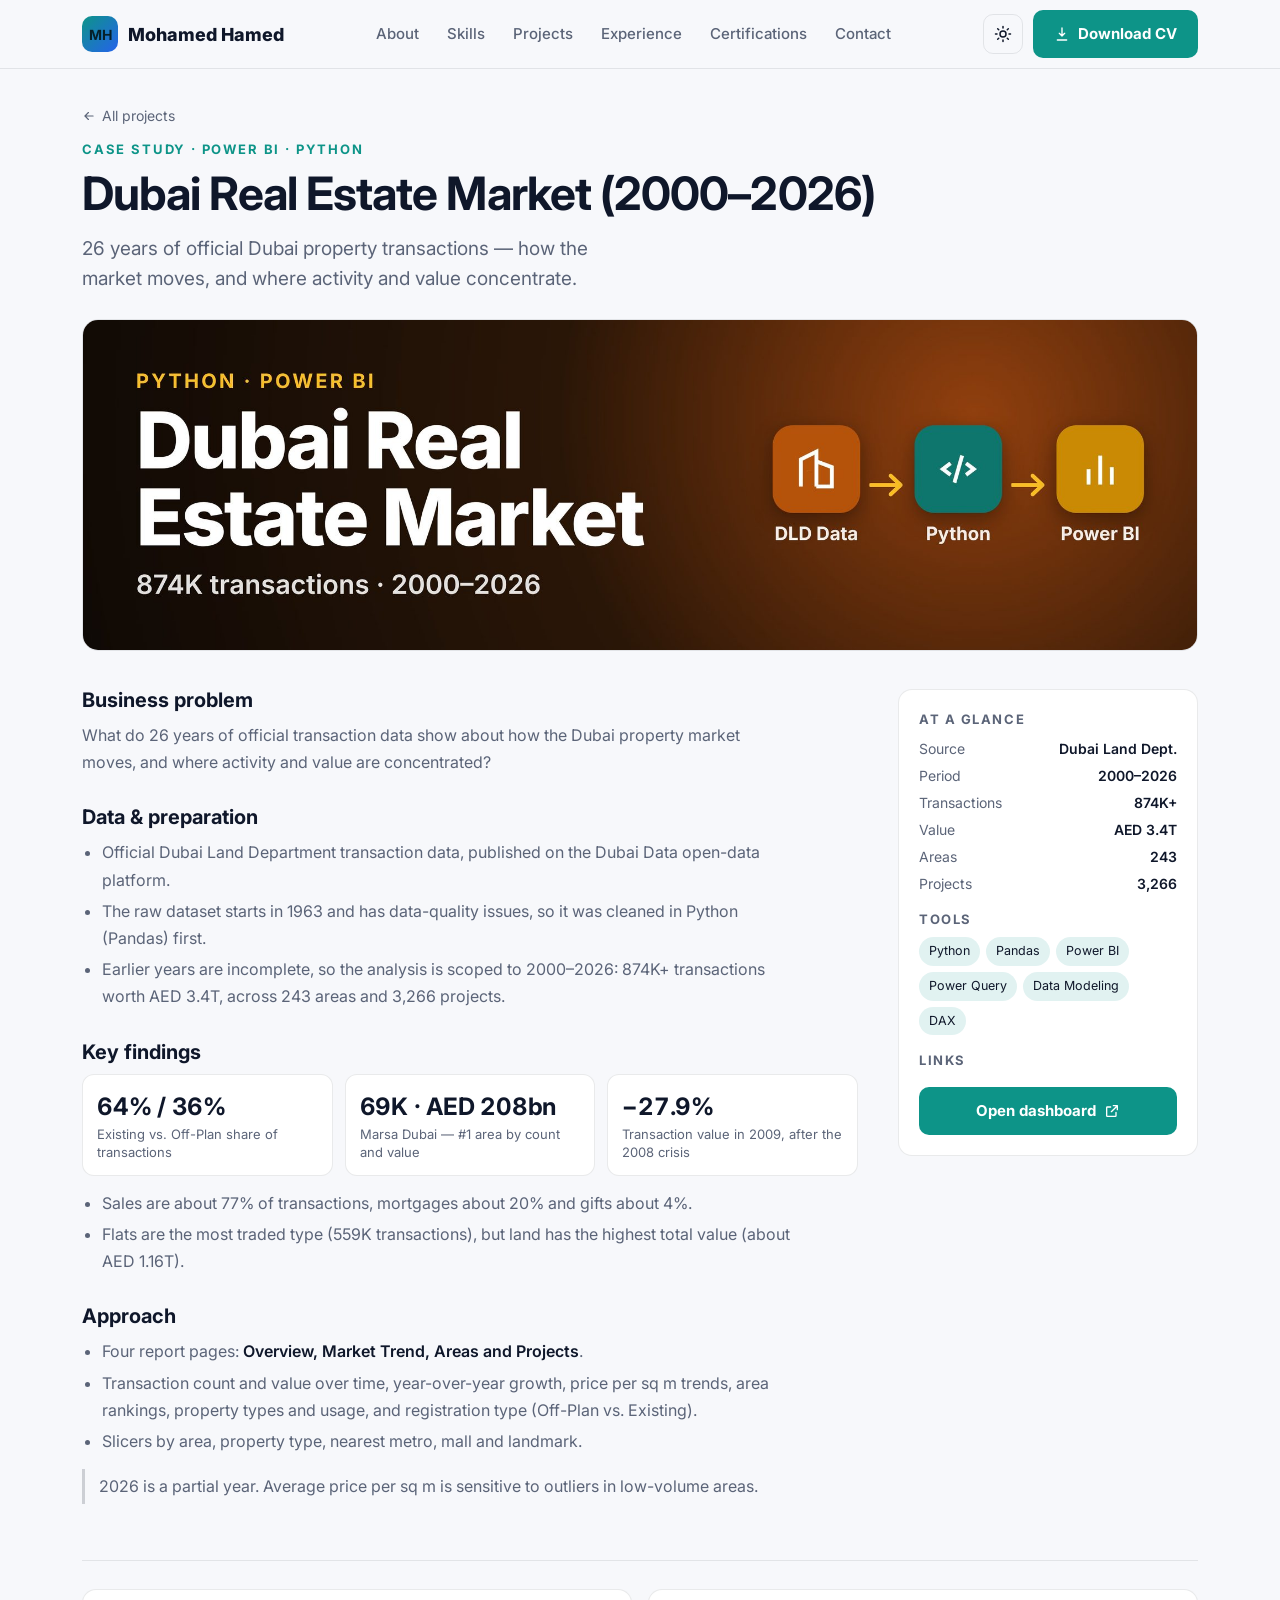
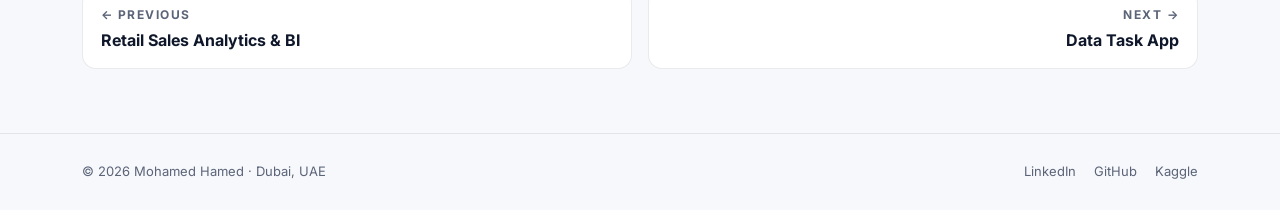
<file: projects/dubai-real-estate.html>
<!doctype html>
<html lang="en">
<head>
<meta charset="utf-8">
<meta name="viewport" content="width=device-width, initial-scale=1, viewport-fit=cover">
<title>Dubai Real Estate Market (2000–2026) — Mohamed Hamed</title>
<meta name="description" content="26 years of official Dubai property transactions — how the market moves, and where activity and value concentrate.">
<meta name="color-scheme" content="dark light">
<meta name="author" content="Mohamed Hamed Ahmed">
<link rel="canonical" href="https://mohamedhamed101994.github.io/projects/dubai-real-estate.html">
<meta property="og:type" content="website">
<meta property="og:title" content="Dubai Real Estate Market (2000–2026) — Mohamed Hamed">
<meta property="og:description" content="26 years of official Dubai property transactions — how the market moves, and where activity and value concentrate.">
<meta property="og:url" content="https://mohamedhamed101994.github.io/projects/dubai-real-estate.html">
<meta property="og:image" content="https://mohamedhamed101994.github.io/assets/img/covers/dubai.jpg">
<meta property="og:image:width" content="1200">
<meta property="og:image:height" content="627">
<meta name="twitter:card" content="summary_large_image">
<link rel="icon" href="../favicon.svg" type="image/svg+xml">
<link rel="preconnect" href="https://fonts.googleapis.com">
<link rel="preconnect" href="https://fonts.gstatic.com" crossorigin>
<link rel="stylesheet" href="https://fonts.googleapis.com/css2?family=Inter:wght@400;500;600;700;800&display=swap">
<link rel="stylesheet" href="../assets/css/style.css">
<script>(function(){var t=null;try{t=localStorage.getItem("theme")}catch(e){}if(!t)t=window.matchMedia&&matchMedia("(prefers-color-scheme: light)").matches?"light":"dark";document.documentElement.setAttribute("data-theme",t)})()</script>
</head>
<body>
<a class="skip" href="#main">Skip to content</a><nav class="top" aria-label="Main"><div class="c">
<a class="logo" href="../index.html"><b>MH</b>Mohamed Hamed</a>
<div class="links" id="nav-links"><a href="../index.html#about">About</a><a href="../index.html#skills">Skills</a><a href="../index.html#projects">Projects</a><a href="../index.html#experience">Experience</a><a href="../index.html#certifications">Certifications</a><a href="../index.html#contact">Contact</a></div>
<div class="nav-r">
<button class="icon-btn theme-btn" type="button" aria-label="Switch theme"><svg class="moon" viewBox="0 0 24 24" fill="none" stroke="currentColor" stroke-width="2" stroke-linecap="round" stroke-linejoin="round" aria-hidden="true"><path d="M21 12.8A9 9 0 1 1 11.2 3a7 7 0 0 0 9.8 9.8z"/></svg><svg class="sun" viewBox="0 0 24 24" fill="none" stroke="currentColor" stroke-width="2" stroke-linecap="round" aria-hidden="true"><circle cx="12" cy="12" r="4"/><path d="M12 2v2M12 20v2M4.9 4.9l1.4 1.4M17.7 17.7l1.4 1.4M2 12h2M20 12h2M4.9 19.1l1.4-1.4M17.7 6.3l1.4-1.4"/></svg></button>
<button class="icon-btn menu-btn" type="button" aria-label="Open menu" aria-expanded="false" aria-controls="nav-links"><svg viewBox="0 0 24 24" fill="none" stroke="currentColor" stroke-width="2" stroke-linecap="round" aria-hidden="true"><path d="M4 7h16M4 12h16M4 17h16"/></svg></button>
<a class="btn p" href="../assets/cv/Mohamed_Hamed_CV.pdf" download><svg viewBox="0 0 24 24" fill="none" stroke="currentColor" stroke-width="2" stroke-linecap="round" stroke-linejoin="round" aria-hidden="true"><path d="M12 3v12m0 0-4-4m4 4 4-4M5 21h14"/></svg>Download CV</a>
</div></div></nav>
<main id="main"><div class="c">
<a class="crumb" href="../index.html#projects"><svg width="14" height="14" viewBox="0 0 24 24" fill="none" stroke="currentColor" stroke-width="2" stroke-linecap="round" aria-hidden="true"><path d="M19 12H5m6-6-6 6 6 6"/></svg> All projects</a>
<div class="eh">Case study · Power BI · Python</div>
<h1 class="ph">Dubai Real Estate Market (2000–2026)</h1>
<p class="lead">26 years of official Dubai property transactions — how the market moves, and where activity and value concentrate.</p>
<img class="cover" src="../assets/img/covers/dubai.jpg" alt="Dubai Real Estate Market (2000–2026) cover" width="2016" height="600">
<div class="two"><article><h2>Business problem</h2><p>What do 26 years of official transaction data show about how the Dubai property market moves, and where activity and value are concentrated?</p>
<h2>Data &amp; preparation</h2><ul>
<li>Official Dubai Land Department transaction data, published on the Dubai Data open-data platform.</li>
<li>The raw dataset starts in 1963 and has data-quality issues, so it was cleaned in Python (Pandas) first.</li>
<li>Earlier years are incomplete, so the analysis is scoped to 2000–2026: 874K+ transactions worth AED 3.4T, across 243 areas and 3,266 projects.</li>
</ul>
<h2>Key findings</h2><div class="kf"><div><b>64% / 36%</b><span>Existing vs. Off-Plan share of transactions</span></div><div><b>69K · AED 208bn</b><span>Marsa Dubai — #1 area by count and value</span></div><div><b>−27.9%</b><span>Transaction value in 2009, after the 2008 crisis</span></div></div><ul><li>Sales are about 77% of transactions, mortgages about 20% and gifts about 4%.</li><li>Flats are the most traded type (559K transactions), but land has the highest total value (about AED 1.16T).</li></ul>
<h2>Approach</h2><ul>
<li>Four report pages: <strong>Overview, Market Trend, Areas and Projects</strong>.</li>
<li>Transaction count and value over time, year-over-year growth, price per sq m trends, area rankings, property types and usage, and registration type (Off-Plan vs. Existing).</li>
<li>Slicers by area, property type, nearest metro, mall and landmark.</li>
</ul>
<p class="note">2026 is a partial year. Average price per sq m is sensitive to outliers in low-volume areas.</p>
</article><aside class="side" aria-label="Project details"><h3>At a glance</h3><dl><dt>Source</dt><dd>Dubai Land Dept.</dd><dt>Period</dt><dd>2000–2026</dd><dt>Transactions</dt><dd>874K+</dd><dt>Value</dt><dd>AED 3.4T</dd><dt>Areas</dt><dd>243</dd><dt>Projects</dt><dd>3,266</dd></dl><h3>Tools</h3><div class="tags"><span class="tag">Python</span><span class="tag">Pandas</span><span class="tag">Power BI</span><span class="tag">Power Query</span><span class="tag">Data Modeling</span><span class="tag">DAX</span></div><h3>Links</h3><a class="btn p" href="https://app.powerbi.com/view?r=eyJrIjoiYjVmY2Q2MDQtZTUyMy00ODMxLTkzZjQtN2E3YTk1MjgyYTUzIiwidCI6ImUzNjMyMjYxLTUzMjMtNDJkNC04YWY4LWYyMjgyZThiNzc5ZCJ9" target="_blank" rel="noopener">Open dashboard<svg viewBox="0 0 24 24" fill="none" stroke="currentColor" stroke-width="2" stroke-linecap="round" stroke-linejoin="round" aria-hidden="true"><path d="M14 4h6v6M20 4l-9 9M18 14v5a1 1 0 0 1-1 1H5a1 1 0 0 1-1-1V7a1 1 0 0 1 1-1h5"/></svg></a></aside></div>
<div class="pn"><a href="retail-sales-analytics.html"><small>← Previous</small><b>Retail Sales Analytics &amp; BI</b></a><a class="nx" href="data-task-app.html"><small>Next →</small><b>Data Task App</b></a></div>
</div></main>
<footer><div class="c">
<span>© <span id="year">2026</span> Mohamed Hamed · Dubai, UAE</span>
<nav aria-label="Profiles"><a href="https://www.linkedin.com/in/mohamed-hamed-82b784224/" target="_blank" rel="noopener">LinkedIn</a><a href="https://github.com/mohamedhamed101994" target="_blank" rel="noopener">GitHub</a><a href="https://www.kaggle.com/mohamedhamed1994" target="_blank" rel="noopener">Kaggle</a></nav>
</div></footer>
<script src="../assets/js/main.js" defer></script>
</body>
</html>
</file>
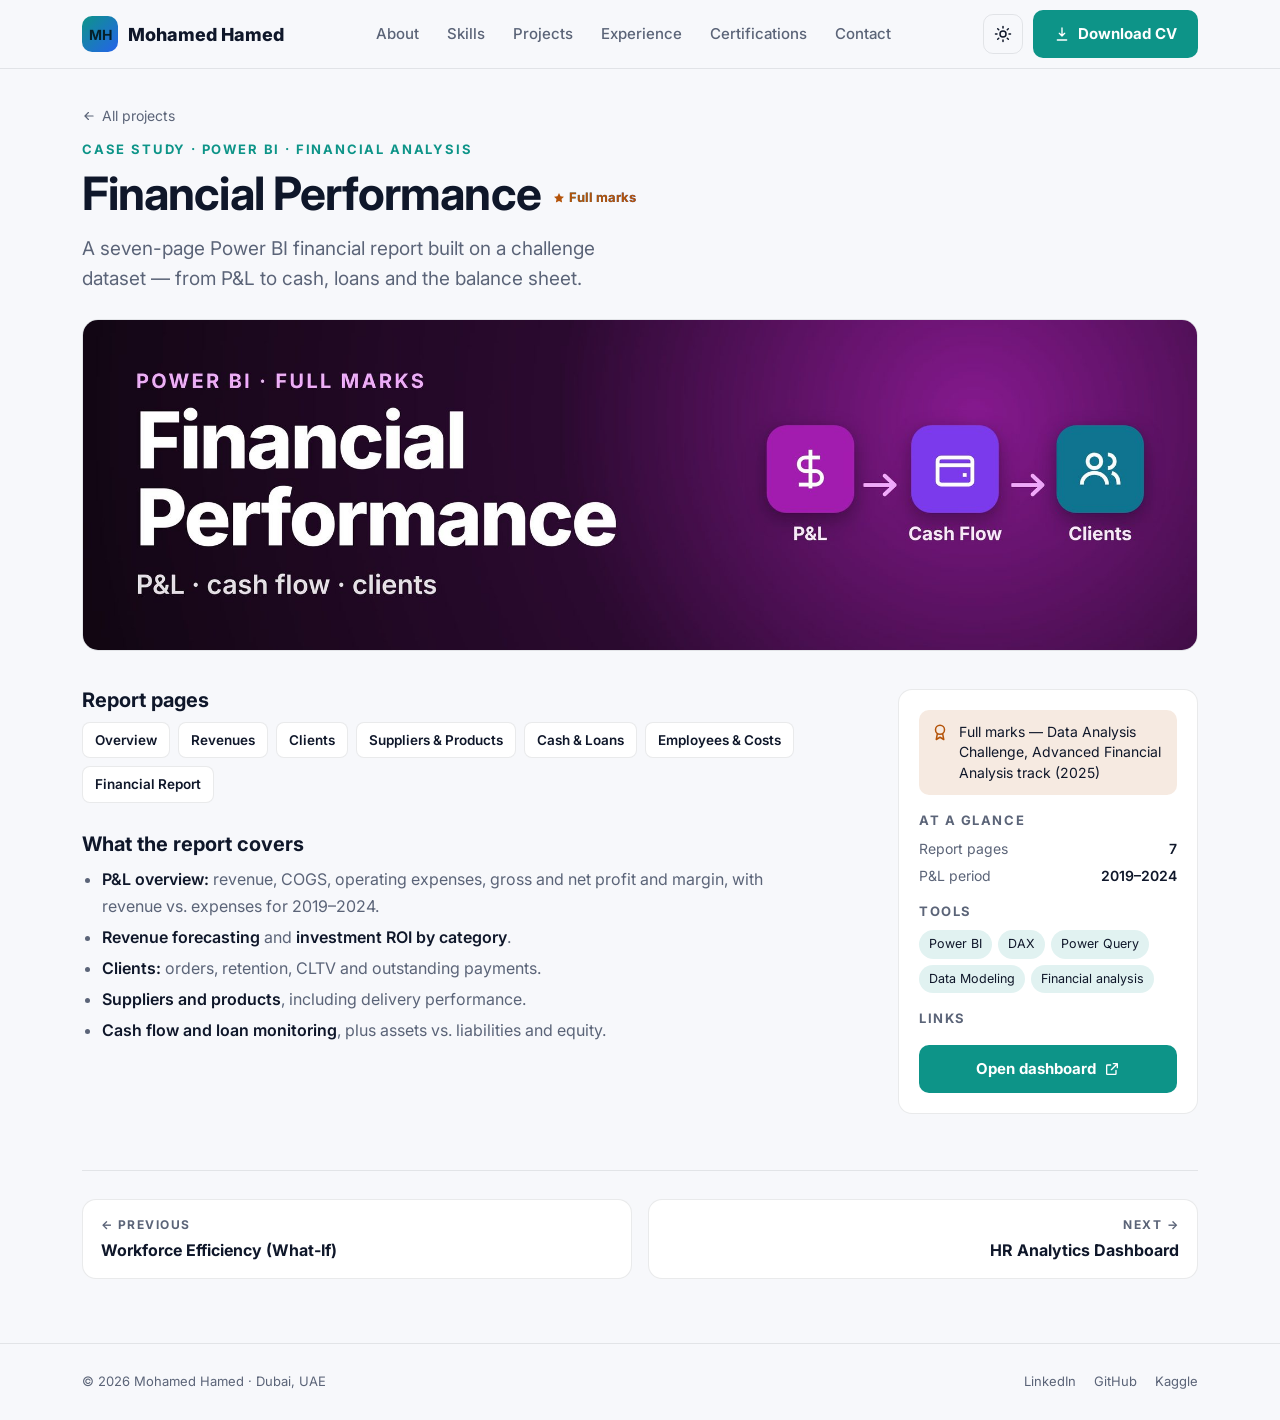
<file: projects/financial-performance.html>
<!doctype html>
<html lang="en">
<head>
<meta charset="utf-8">
<meta name="viewport" content="width=device-width, initial-scale=1, viewport-fit=cover">
<title>Financial Performance — Mohamed Hamed</title>
<meta name="description" content="A seven-page Power BI financial report built on a challenge dataset — from P&amp;L to cash, loans and the balance sheet.">
<meta name="color-scheme" content="dark light">
<meta name="author" content="Mohamed Hamed Ahmed">
<link rel="canonical" href="https://mohamedhamed101994.github.io/projects/financial-performance.html">
<meta property="og:type" content="website">
<meta property="og:title" content="Financial Performance — Mohamed Hamed">
<meta property="og:description" content="A seven-page Power BI financial report built on a challenge dataset — from P&amp;L to cash, loans and the balance sheet.">
<meta property="og:url" content="https://mohamedhamed101994.github.io/projects/financial-performance.html">
<meta property="og:image" content="https://mohamedhamed101994.github.io/assets/img/covers/financial.jpg">
<meta property="og:image:width" content="1200">
<meta property="og:image:height" content="627">
<meta name="twitter:card" content="summary_large_image">
<link rel="icon" href="../favicon.svg" type="image/svg+xml">
<link rel="preconnect" href="https://fonts.googleapis.com">
<link rel="preconnect" href="https://fonts.gstatic.com" crossorigin>
<link rel="stylesheet" href="https://fonts.googleapis.com/css2?family=Inter:wght@400;500;600;700;800&display=swap">
<link rel="stylesheet" href="../assets/css/style.css">
<script>(function(){var t=null;try{t=localStorage.getItem("theme")}catch(e){}if(!t)t=window.matchMedia&&matchMedia("(prefers-color-scheme: light)").matches?"light":"dark";document.documentElement.setAttribute("data-theme",t)})()</script>
</head>
<body>
<a class="skip" href="#main">Skip to content</a><nav class="top" aria-label="Main"><div class="c">
<a class="logo" href="../index.html"><b>MH</b>Mohamed Hamed</a>
<div class="links" id="nav-links"><a href="../index.html#about">About</a><a href="../index.html#skills">Skills</a><a href="../index.html#projects">Projects</a><a href="../index.html#experience">Experience</a><a href="../index.html#certifications">Certifications</a><a href="../index.html#contact">Contact</a></div>
<div class="nav-r">
<button class="icon-btn theme-btn" type="button" aria-label="Switch theme"><svg class="moon" viewBox="0 0 24 24" fill="none" stroke="currentColor" stroke-width="2" stroke-linecap="round" stroke-linejoin="round" aria-hidden="true"><path d="M21 12.8A9 9 0 1 1 11.2 3a7 7 0 0 0 9.8 9.8z"/></svg><svg class="sun" viewBox="0 0 24 24" fill="none" stroke="currentColor" stroke-width="2" stroke-linecap="round" aria-hidden="true"><circle cx="12" cy="12" r="4"/><path d="M12 2v2M12 20v2M4.9 4.9l1.4 1.4M17.7 17.7l1.4 1.4M2 12h2M20 12h2M4.9 19.1l1.4-1.4M17.7 6.3l1.4-1.4"/></svg></button>
<button class="icon-btn menu-btn" type="button" aria-label="Open menu" aria-expanded="false" aria-controls="nav-links"><svg viewBox="0 0 24 24" fill="none" stroke="currentColor" stroke-width="2" stroke-linecap="round" aria-hidden="true"><path d="M4 7h16M4 12h16M4 17h16"/></svg></button>
<a class="btn p" href="../assets/cv/Mohamed_Hamed_CV.pdf" download><svg viewBox="0 0 24 24" fill="none" stroke="currentColor" stroke-width="2" stroke-linecap="round" stroke-linejoin="round" aria-hidden="true"><path d="M12 3v12m0 0-4-4m4 4 4-4M5 21h14"/></svg>Download CV</a>
</div></div></nav>
<main id="main"><div class="c">
<a class="crumb" href="../index.html#projects"><svg width="14" height="14" viewBox="0 0 24 24" fill="none" stroke="currentColor" stroke-width="2" stroke-linecap="round" aria-hidden="true"><path d="M19 12H5m6-6-6 6 6 6"/></svg> All projects</a>
<div class="eh">Case study · Power BI · Financial analysis</div>
<h1 class="ph">Financial Performance<span class="badge"><svg viewBox="0 0 24 24" fill="currentColor" aria-hidden="true"><path d="m12 2 3.1 6.3 6.9 1-5 4.9 1.2 6.8L12 17.8 5.8 21l1.2-6.8-5-4.9 6.9-1z"/></svg>Full marks</span></h1>
<p class="lead">A seven-page Power BI financial report built on a challenge dataset — from P&amp;L to cash, loans and the balance sheet.</p>
<img class="cover" src="../assets/img/covers/financial.jpg" alt="Financial Performance cover" width="2016" height="600">
<div class="two"><article><h2>Report pages</h2><div class="flow"><span>Overview</span><span>Revenues</span><span>Clients</span><span>Suppliers &amp; Products</span><span>Cash &amp; Loans</span><span>Employees &amp; Costs</span><span>Financial Report</span></div>
<h2>What the report covers</h2><ul>
<li><strong>P&amp;L overview:</strong> revenue, COGS, operating expenses, gross and net profit and margin, with revenue vs. expenses for 2019–2024.</li>
<li><strong>Revenue forecasting</strong> and <strong>investment ROI by category</strong>.</li>
<li><strong>Clients:</strong> orders, retention, CLTV and outstanding payments.</li>
<li><strong>Suppliers and products</strong>, including delivery performance.</li>
<li><strong>Cash flow and loan monitoring</strong>, plus assets vs. liabilities and equity.</li>
</ul>
</article><aside class="side" aria-label="Project details"><div class="award"><svg viewBox="0 0 24 24" fill="none" stroke="currentColor" stroke-width="2" stroke-linecap="round" stroke-linejoin="round" aria-hidden="true"><circle cx="12" cy="9" r="6"/><path d="m8.5 14.2-1.5 7.8 5-3 5 3-1.5-7.8"/></svg><span>Full marks — Data Analysis Challenge, Advanced Financial Analysis track (2025)</span></div><h3>At a glance</h3><dl><dt>Report pages</dt><dd>7</dd><dt>P&amp;L period</dt><dd>2019–2024</dd></dl><h3>Tools</h3><div class="tags"><span class="tag">Power BI</span><span class="tag">DAX</span><span class="tag">Power Query</span><span class="tag">Data Modeling</span><span class="tag">Financial analysis</span></div><h3>Links</h3><a class="btn p" href="https://app.powerbi.com/view?r=eyJrIjoiMTdiNjBmODMtOGEwNC00ZTU4LWJiNmYtOGEzZDRmNTZhYWU4IiwidCI6ImUzNjMyMjYxLTUzMjMtNDJkNC04YWY4LWYyMjgyZThiNzc5ZCJ9" target="_blank" rel="noopener">Open dashboard<svg viewBox="0 0 24 24" fill="none" stroke="currentColor" stroke-width="2" stroke-linecap="round" stroke-linejoin="round" aria-hidden="true"><path d="M14 4h6v6M20 4l-9 9M18 14v5a1 1 0 0 1-1 1H5a1 1 0 0 1-1-1V7a1 1 0 0 1 1-1h5"/></svg></a></aside></div>
<div class="pn"><a href="workforce-efficiency.html"><small>← Previous</small><b>Workforce Efficiency (What-If)</b></a><a class="nx" href="hr-analytics.html"><small>Next →</small><b>HR Analytics Dashboard</b></a></div>
</div></main>
<footer><div class="c">
<span>© <span id="year">2026</span> Mohamed Hamed · Dubai, UAE</span>
<nav aria-label="Profiles"><a href="https://www.linkedin.com/in/mohamed-hamed-82b784224/" target="_blank" rel="noopener">LinkedIn</a><a href="https://github.com/mohamedhamed101994" target="_blank" rel="noopener">GitHub</a><a href="https://www.kaggle.com/mohamedhamed1994" target="_blank" rel="noopener">Kaggle</a></nav>
</div></footer>
<script src="../assets/js/main.js" defer></script>
</body>
</html>
</file>
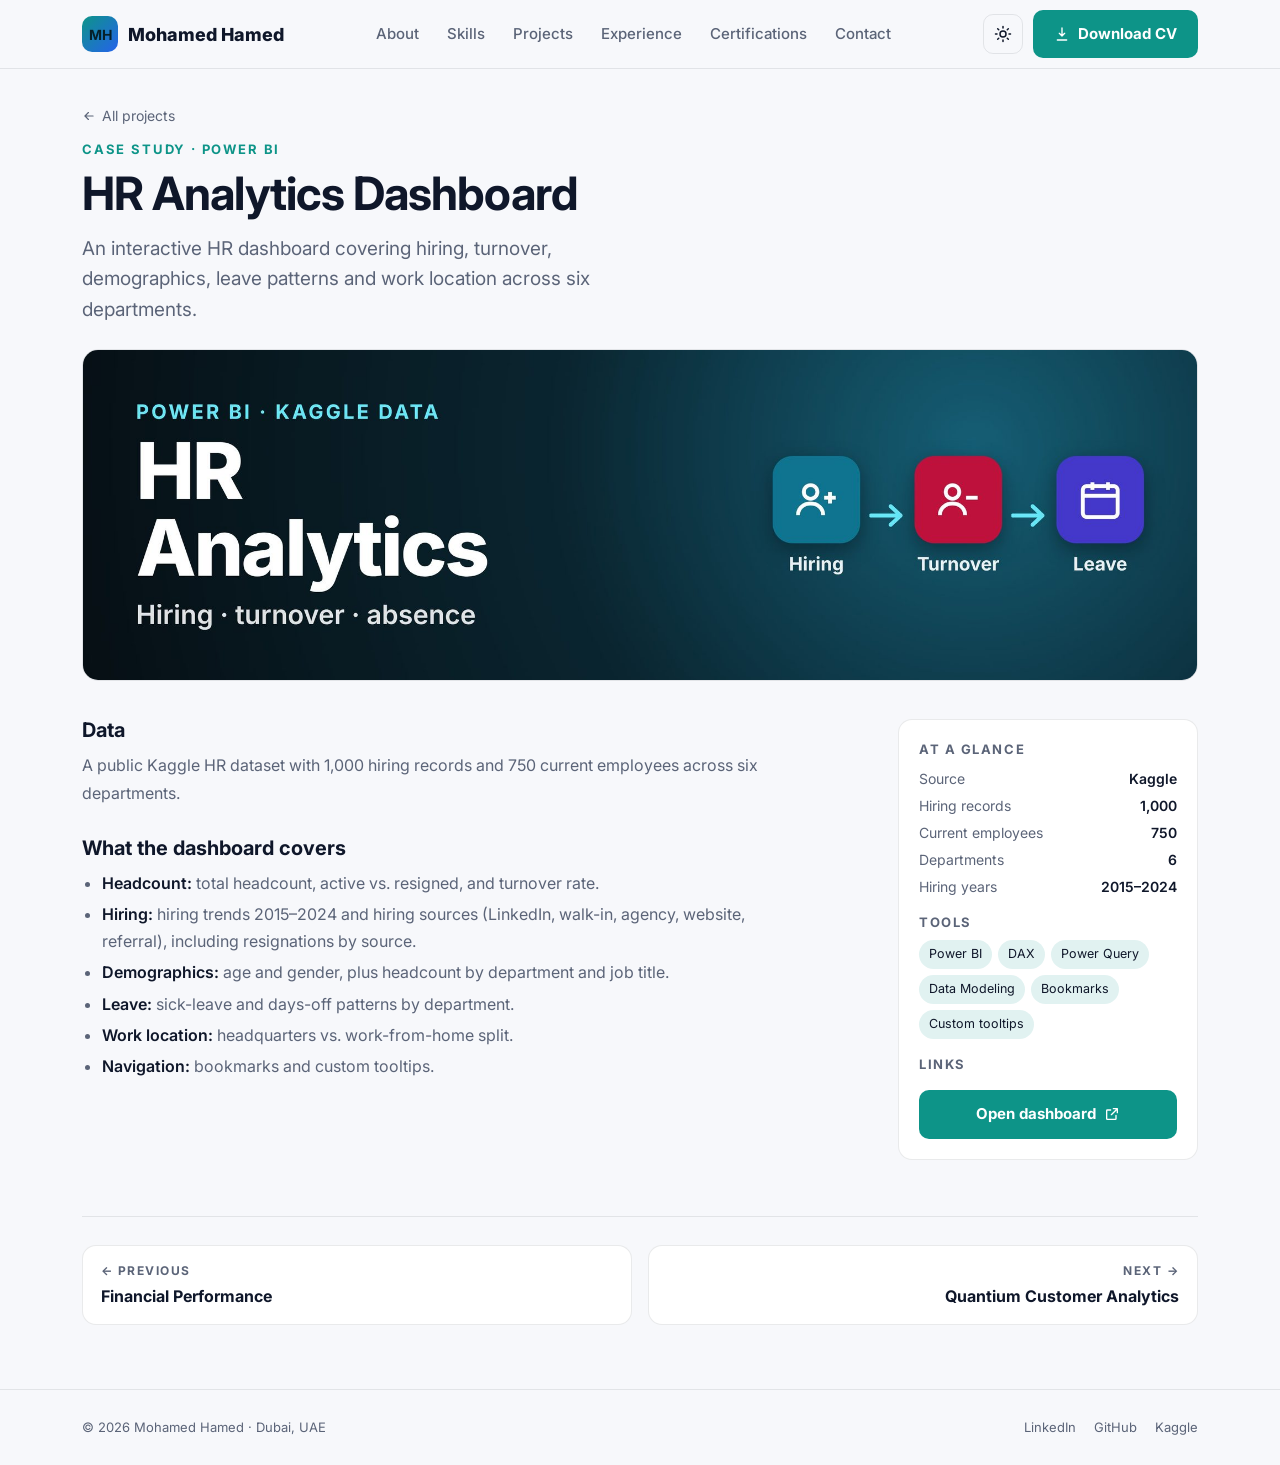
<file: projects/hr-analytics.html>
<!doctype html>
<html lang="en">
<head>
<meta charset="utf-8">
<meta name="viewport" content="width=device-width, initial-scale=1, viewport-fit=cover">
<title>HR Analytics Dashboard — Mohamed Hamed</title>
<meta name="description" content="An interactive HR dashboard covering hiring, turnover, demographics, leave patterns and work location across six departments.">
<meta name="color-scheme" content="dark light">
<meta name="author" content="Mohamed Hamed Ahmed">
<link rel="canonical" href="https://mohamedhamed101994.github.io/projects/hr-analytics.html">
<meta property="og:type" content="website">
<meta property="og:title" content="HR Analytics Dashboard — Mohamed Hamed">
<meta property="og:description" content="An interactive HR dashboard covering hiring, turnover, demographics, leave patterns and work location across six departments.">
<meta property="og:url" content="https://mohamedhamed101994.github.io/projects/hr-analytics.html">
<meta property="og:image" content="https://mohamedhamed101994.github.io/assets/img/covers/hr.jpg">
<meta property="og:image:width" content="1200">
<meta property="og:image:height" content="627">
<meta name="twitter:card" content="summary_large_image">
<link rel="icon" href="../favicon.svg" type="image/svg+xml">
<link rel="preconnect" href="https://fonts.googleapis.com">
<link rel="preconnect" href="https://fonts.gstatic.com" crossorigin>
<link rel="stylesheet" href="https://fonts.googleapis.com/css2?family=Inter:wght@400;500;600;700;800&display=swap">
<link rel="stylesheet" href="../assets/css/style.css">
<script>(function(){var t=null;try{t=localStorage.getItem("theme")}catch(e){}if(!t)t=window.matchMedia&&matchMedia("(prefers-color-scheme: light)").matches?"light":"dark";document.documentElement.setAttribute("data-theme",t)})()</script>
</head>
<body>
<a class="skip" href="#main">Skip to content</a><nav class="top" aria-label="Main"><div class="c">
<a class="logo" href="../index.html"><b>MH</b>Mohamed Hamed</a>
<div class="links" id="nav-links"><a href="../index.html#about">About</a><a href="../index.html#skills">Skills</a><a href="../index.html#projects">Projects</a><a href="../index.html#experience">Experience</a><a href="../index.html#certifications">Certifications</a><a href="../index.html#contact">Contact</a></div>
<div class="nav-r">
<button class="icon-btn theme-btn" type="button" aria-label="Switch theme"><svg class="moon" viewBox="0 0 24 24" fill="none" stroke="currentColor" stroke-width="2" stroke-linecap="round" stroke-linejoin="round" aria-hidden="true"><path d="M21 12.8A9 9 0 1 1 11.2 3a7 7 0 0 0 9.8 9.8z"/></svg><svg class="sun" viewBox="0 0 24 24" fill="none" stroke="currentColor" stroke-width="2" stroke-linecap="round" aria-hidden="true"><circle cx="12" cy="12" r="4"/><path d="M12 2v2M12 20v2M4.9 4.9l1.4 1.4M17.7 17.7l1.4 1.4M2 12h2M20 12h2M4.9 19.1l1.4-1.4M17.7 6.3l1.4-1.4"/></svg></button>
<button class="icon-btn menu-btn" type="button" aria-label="Open menu" aria-expanded="false" aria-controls="nav-links"><svg viewBox="0 0 24 24" fill="none" stroke="currentColor" stroke-width="2" stroke-linecap="round" aria-hidden="true"><path d="M4 7h16M4 12h16M4 17h16"/></svg></button>
<a class="btn p" href="../assets/cv/Mohamed_Hamed_CV.pdf" download><svg viewBox="0 0 24 24" fill="none" stroke="currentColor" stroke-width="2" stroke-linecap="round" stroke-linejoin="round" aria-hidden="true"><path d="M12 3v12m0 0-4-4m4 4 4-4M5 21h14"/></svg>Download CV</a>
</div></div></nav>
<main id="main"><div class="c">
<a class="crumb" href="../index.html#projects"><svg width="14" height="14" viewBox="0 0 24 24" fill="none" stroke="currentColor" stroke-width="2" stroke-linecap="round" aria-hidden="true"><path d="M19 12H5m6-6-6 6 6 6"/></svg> All projects</a>
<div class="eh">Case study · Power BI</div>
<h1 class="ph">HR Analytics Dashboard</h1>
<p class="lead">An interactive HR dashboard covering hiring, turnover, demographics, leave patterns and work location across six departments.</p>
<img class="cover" src="../assets/img/covers/hr.jpg" alt="HR Analytics Dashboard cover" width="2016" height="600">
<div class="two"><article><h2>Data</h2><p>A public Kaggle HR dataset with 1,000 hiring records and 750 current employees across six departments.</p>
<h2>What the dashboard covers</h2><ul>
<li><strong>Headcount:</strong> total headcount, active vs. resigned, and turnover rate.</li>
<li><strong>Hiring:</strong> hiring trends 2015–2024 and hiring sources (LinkedIn, walk-in, agency, website, referral), including resignations by source.</li>
<li><strong>Demographics:</strong> age and gender, plus headcount by department and job title.</li>
<li><strong>Leave:</strong> sick-leave and days-off patterns by department.</li>
<li><strong>Work location:</strong> headquarters vs. work-from-home split.</li>
<li><strong>Navigation:</strong> bookmarks and custom tooltips.</li>
</ul>
</article><aside class="side" aria-label="Project details"><h3>At a glance</h3><dl><dt>Source</dt><dd>Kaggle</dd><dt>Hiring records</dt><dd>1,000</dd><dt>Current employees</dt><dd>750</dd><dt>Departments</dt><dd>6</dd><dt>Hiring years</dt><dd>2015–2024</dd></dl><h3>Tools</h3><div class="tags"><span class="tag">Power BI</span><span class="tag">DAX</span><span class="tag">Power Query</span><span class="tag">Data Modeling</span><span class="tag">Bookmarks</span><span class="tag">Custom tooltips</span></div><h3>Links</h3><a class="btn p" href="https://app.powerbi.com/view?r=eyJrIjoiNmRhODlmZmEtZTM4Ny00NTliLTk5MzEtNWNiNDcxYTM4YzU3IiwidCI6ImUzNjMyMjYxLTUzMjMtNDJkNC04YWY4LWYyMjgyZThiNzc5ZCJ9" target="_blank" rel="noopener">Open dashboard<svg viewBox="0 0 24 24" fill="none" stroke="currentColor" stroke-width="2" stroke-linecap="round" stroke-linejoin="round" aria-hidden="true"><path d="M14 4h6v6M20 4l-9 9M18 14v5a1 1 0 0 1-1 1H5a1 1 0 0 1-1-1V7a1 1 0 0 1 1-1h5"/></svg></a></aside></div>
<div class="pn"><a href="financial-performance.html"><small>← Previous</small><b>Financial Performance</b></a><a class="nx" href="quantium-customer-analytics.html"><small>Next →</small><b>Quantium Customer Analytics</b></a></div>
</div></main>
<footer><div class="c">
<span>© <span id="year">2026</span> Mohamed Hamed · Dubai, UAE</span>
<nav aria-label="Profiles"><a href="https://www.linkedin.com/in/mohamed-hamed-82b784224/" target="_blank" rel="noopener">LinkedIn</a><a href="https://github.com/mohamedhamed101994" target="_blank" rel="noopener">GitHub</a><a href="https://www.kaggle.com/mohamedhamed1994" target="_blank" rel="noopener">Kaggle</a></nav>
</div></footer>
<script src="../assets/js/main.js" defer></script>
</body>
</html>
</file>
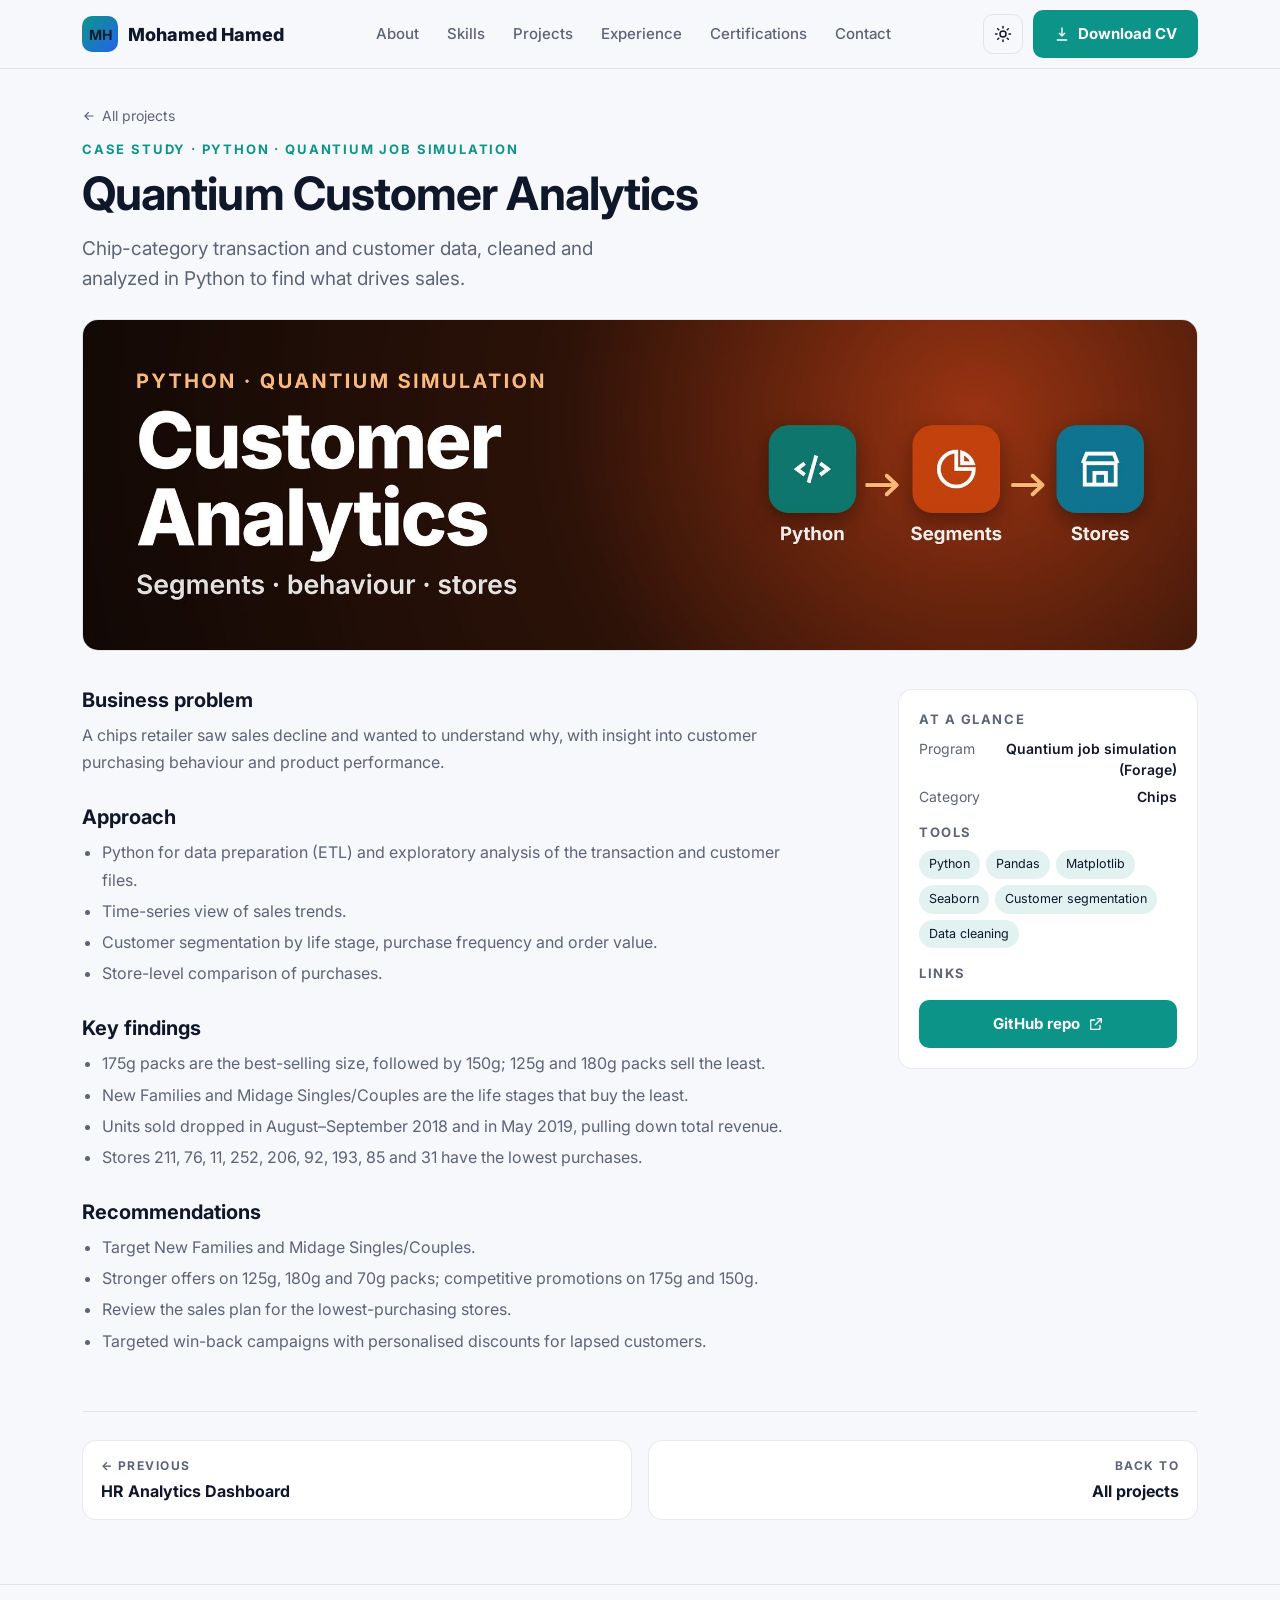
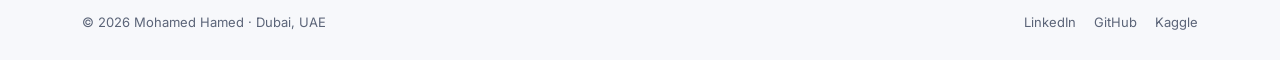
<file: projects/quantium-customer-analytics.html>
<!doctype html>
<html lang="en">
<head>
<meta charset="utf-8">
<meta name="viewport" content="width=device-width, initial-scale=1, viewport-fit=cover">
<title>Quantium Customer Analytics — Mohamed Hamed</title>
<meta name="description" content="Chip-category transaction and customer data, cleaned and analyzed in Python to find what drives sales.">
<meta name="color-scheme" content="dark light">
<meta name="author" content="Mohamed Hamed Ahmed">
<link rel="canonical" href="https://mohamedhamed101994.github.io/projects/quantium-customer-analytics.html">
<meta property="og:type" content="website">
<meta property="og:title" content="Quantium Customer Analytics — Mohamed Hamed">
<meta property="og:description" content="Chip-category transaction and customer data, cleaned and analyzed in Python to find what drives sales.">
<meta property="og:url" content="https://mohamedhamed101994.github.io/projects/quantium-customer-analytics.html">
<meta property="og:image" content="https://mohamedhamed101994.github.io/assets/img/covers/quantium.jpg">
<meta property="og:image:width" content="1200">
<meta property="og:image:height" content="627">
<meta name="twitter:card" content="summary_large_image">
<link rel="icon" href="../favicon.svg" type="image/svg+xml">
<link rel="preconnect" href="https://fonts.googleapis.com">
<link rel="preconnect" href="https://fonts.gstatic.com" crossorigin>
<link rel="stylesheet" href="https://fonts.googleapis.com/css2?family=Inter:wght@400;500;600;700;800&display=swap">
<link rel="stylesheet" href="../assets/css/style.css">
<script>(function(){var t=null;try{t=localStorage.getItem("theme")}catch(e){}if(!t)t=window.matchMedia&&matchMedia("(prefers-color-scheme: light)").matches?"light":"dark";document.documentElement.setAttribute("data-theme",t)})()</script>
</head>
<body>
<a class="skip" href="#main">Skip to content</a><nav class="top" aria-label="Main"><div class="c">
<a class="logo" href="../index.html"><b>MH</b>Mohamed Hamed</a>
<div class="links" id="nav-links"><a href="../index.html#about">About</a><a href="../index.html#skills">Skills</a><a href="../index.html#projects">Projects</a><a href="../index.html#experience">Experience</a><a href="../index.html#certifications">Certifications</a><a href="../index.html#contact">Contact</a></div>
<div class="nav-r">
<button class="icon-btn theme-btn" type="button" aria-label="Switch theme"><svg class="moon" viewBox="0 0 24 24" fill="none" stroke="currentColor" stroke-width="2" stroke-linecap="round" stroke-linejoin="round" aria-hidden="true"><path d="M21 12.8A9 9 0 1 1 11.2 3a7 7 0 0 0 9.8 9.8z"/></svg><svg class="sun" viewBox="0 0 24 24" fill="none" stroke="currentColor" stroke-width="2" stroke-linecap="round" aria-hidden="true"><circle cx="12" cy="12" r="4"/><path d="M12 2v2M12 20v2M4.9 4.9l1.4 1.4M17.7 17.7l1.4 1.4M2 12h2M20 12h2M4.9 19.1l1.4-1.4M17.7 6.3l1.4-1.4"/></svg></button>
<button class="icon-btn menu-btn" type="button" aria-label="Open menu" aria-expanded="false" aria-controls="nav-links"><svg viewBox="0 0 24 24" fill="none" stroke="currentColor" stroke-width="2" stroke-linecap="round" aria-hidden="true"><path d="M4 7h16M4 12h16M4 17h16"/></svg></button>
<a class="btn p" href="../assets/cv/Mohamed_Hamed_CV.pdf" download><svg viewBox="0 0 24 24" fill="none" stroke="currentColor" stroke-width="2" stroke-linecap="round" stroke-linejoin="round" aria-hidden="true"><path d="M12 3v12m0 0-4-4m4 4 4-4M5 21h14"/></svg>Download CV</a>
</div></div></nav>
<main id="main"><div class="c">
<a class="crumb" href="../index.html#projects"><svg width="14" height="14" viewBox="0 0 24 24" fill="none" stroke="currentColor" stroke-width="2" stroke-linecap="round" aria-hidden="true"><path d="M19 12H5m6-6-6 6 6 6"/></svg> All projects</a>
<div class="eh">Case study · Python · Quantium job simulation</div>
<h1 class="ph">Quantium Customer Analytics</h1>
<p class="lead">Chip-category transaction and customer data, cleaned and analyzed in Python to find what drives sales.</p>
<img class="cover" src="../assets/img/covers/quantium.jpg" alt="Quantium Customer Analytics cover" width="2016" height="600">
<div class="two"><article><h2>Business problem</h2><p>A chips retailer saw sales decline and wanted to understand why, with insight into customer purchasing behaviour and product performance.</p>
<h2>Approach</h2><ul>
<li>Python for data preparation (ETL) and exploratory analysis of the transaction and customer files.</li>
<li>Time-series view of sales trends.</li>
<li>Customer segmentation by life stage, purchase frequency and order value.</li>
<li>Store-level comparison of purchases.</li>
</ul>
<h2>Key findings</h2><ul>
<li>175g packs are the best-selling size, followed by 150g; 125g and 180g packs sell the least.</li>
<li>New Families and Midage Singles/Couples are the life stages that buy the least.</li>
<li>Units sold dropped in August–September 2018 and in May 2019, pulling down total revenue.</li>
<li>Stores 211, 76, 11, 252, 206, 92, 193, 85 and 31 have the lowest purchases.</li>
</ul>
<h2>Recommendations</h2><ul>
<li>Target New Families and Midage Singles/Couples.</li>
<li>Stronger offers on 125g, 180g and 70g packs; competitive promotions on 175g and 150g.</li>
<li>Review the sales plan for the lowest-purchasing stores.</li>
<li>Targeted win-back campaigns with personalised discounts for lapsed customers.</li>
</ul>
</article><aside class="side" aria-label="Project details"><h3>At a glance</h3><dl><dt>Program</dt><dd>Quantium job simulation (Forage)</dd><dt>Category</dt><dd>Chips</dd></dl><h3>Tools</h3><div class="tags"><span class="tag">Python</span><span class="tag">Pandas</span><span class="tag">Matplotlib</span><span class="tag">Seaborn</span><span class="tag">Customer segmentation</span><span class="tag">Data cleaning</span></div><h3>Links</h3><a class="btn p" href="https://github.com/mohamedhamed101994/Chips-sales-analysis" target="_blank" rel="noopener">GitHub repo<svg viewBox="0 0 24 24" fill="none" stroke="currentColor" stroke-width="2" stroke-linecap="round" stroke-linejoin="round" aria-hidden="true"><path d="M14 4h6v6M20 4l-9 9M18 14v5a1 1 0 0 1-1 1H5a1 1 0 0 1-1-1V7a1 1 0 0 1 1-1h5"/></svg></a></aside></div>
<div class="pn"><a href="hr-analytics.html"><small>← Previous</small><b>HR Analytics Dashboard</b></a><a class="nx" href="../index.html#projects"><small>Back to</small><b>All projects</b></a></div>
</div></main>
<footer><div class="c">
<span>© <span id="year">2026</span> Mohamed Hamed · Dubai, UAE</span>
<nav aria-label="Profiles"><a href="https://www.linkedin.com/in/mohamed-hamed-82b784224/" target="_blank" rel="noopener">LinkedIn</a><a href="https://github.com/mohamedhamed101994" target="_blank" rel="noopener">GitHub</a><a href="https://www.kaggle.com/mohamedhamed1994" target="_blank" rel="noopener">Kaggle</a></nav>
</div></footer>
<script src="../assets/js/main.js" defer></script>
</body>
</html>
</file>
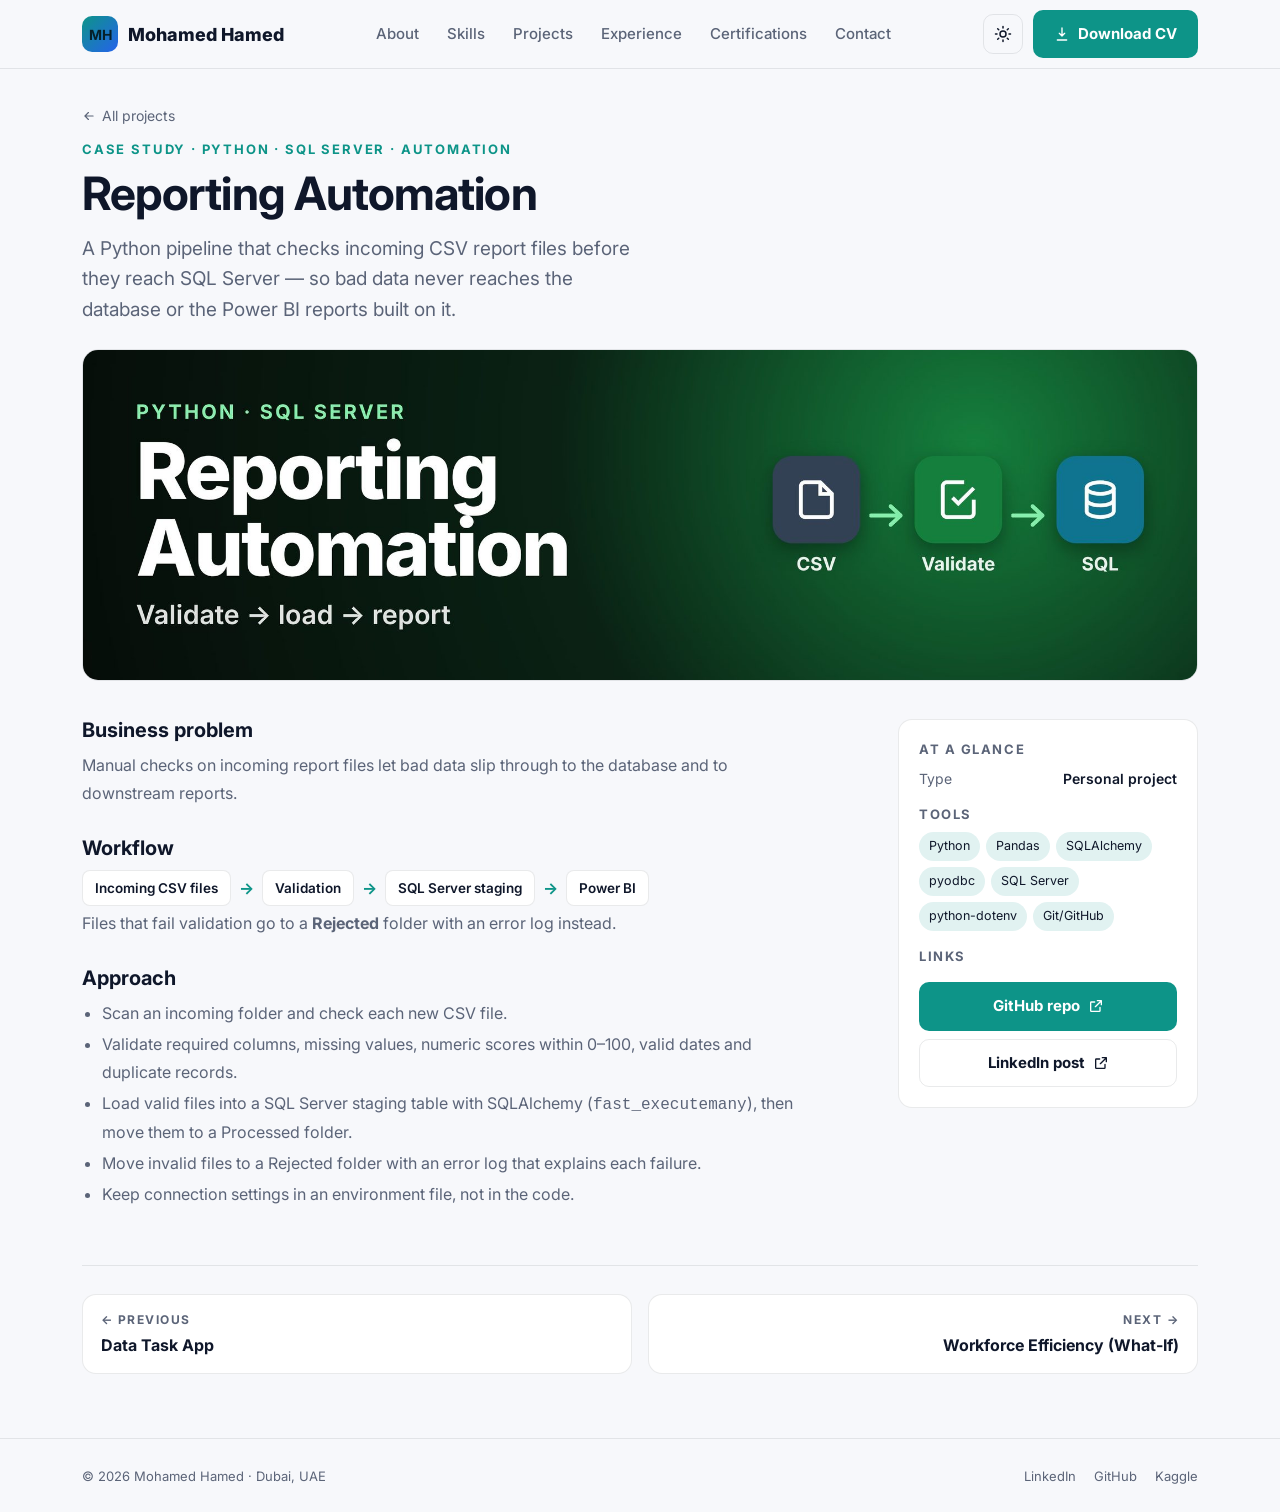
<file: projects/reporting-automation.html>
<!doctype html>
<html lang="en">
<head>
<meta charset="utf-8">
<meta name="viewport" content="width=device-width, initial-scale=1, viewport-fit=cover">
<title>Reporting Automation — Mohamed Hamed</title>
<meta name="description" content="A Python pipeline that checks incoming CSV report files before they reach SQL Server — so bad data never reaches the database or the Power BI reports built on it.">
<meta name="color-scheme" content="dark light">
<meta name="author" content="Mohamed Hamed Ahmed">
<link rel="canonical" href="https://mohamedhamed101994.github.io/projects/reporting-automation.html">
<meta property="og:type" content="website">
<meta property="og:title" content="Reporting Automation — Mohamed Hamed">
<meta property="og:description" content="A Python pipeline that checks incoming CSV report files before they reach SQL Server — so bad data never reaches the database or the Power BI reports built on it.">
<meta property="og:url" content="https://mohamedhamed101994.github.io/projects/reporting-automation.html">
<meta property="og:image" content="https://mohamedhamed101994.github.io/assets/img/covers/automation.jpg">
<meta property="og:image:width" content="1200">
<meta property="og:image:height" content="627">
<meta name="twitter:card" content="summary_large_image">
<link rel="icon" href="../favicon.svg" type="image/svg+xml">
<link rel="preconnect" href="https://fonts.googleapis.com">
<link rel="preconnect" href="https://fonts.gstatic.com" crossorigin>
<link rel="stylesheet" href="https://fonts.googleapis.com/css2?family=Inter:wght@400;500;600;700;800&display=swap">
<link rel="stylesheet" href="../assets/css/style.css">
<script>(function(){var t=null;try{t=localStorage.getItem("theme")}catch(e){}if(!t)t=window.matchMedia&&matchMedia("(prefers-color-scheme: light)").matches?"light":"dark";document.documentElement.setAttribute("data-theme",t)})()</script>
</head>
<body>
<a class="skip" href="#main">Skip to content</a><nav class="top" aria-label="Main"><div class="c">
<a class="logo" href="../index.html"><b>MH</b>Mohamed Hamed</a>
<div class="links" id="nav-links"><a href="../index.html#about">About</a><a href="../index.html#skills">Skills</a><a href="../index.html#projects">Projects</a><a href="../index.html#experience">Experience</a><a href="../index.html#certifications">Certifications</a><a href="../index.html#contact">Contact</a></div>
<div class="nav-r">
<button class="icon-btn theme-btn" type="button" aria-label="Switch theme"><svg class="moon" viewBox="0 0 24 24" fill="none" stroke="currentColor" stroke-width="2" stroke-linecap="round" stroke-linejoin="round" aria-hidden="true"><path d="M21 12.8A9 9 0 1 1 11.2 3a7 7 0 0 0 9.8 9.8z"/></svg><svg class="sun" viewBox="0 0 24 24" fill="none" stroke="currentColor" stroke-width="2" stroke-linecap="round" aria-hidden="true"><circle cx="12" cy="12" r="4"/><path d="M12 2v2M12 20v2M4.9 4.9l1.4 1.4M17.7 17.7l1.4 1.4M2 12h2M20 12h2M4.9 19.1l1.4-1.4M17.7 6.3l1.4-1.4"/></svg></button>
<button class="icon-btn menu-btn" type="button" aria-label="Open menu" aria-expanded="false" aria-controls="nav-links"><svg viewBox="0 0 24 24" fill="none" stroke="currentColor" stroke-width="2" stroke-linecap="round" aria-hidden="true"><path d="M4 7h16M4 12h16M4 17h16"/></svg></button>
<a class="btn p" href="../assets/cv/Mohamed_Hamed_CV.pdf" download><svg viewBox="0 0 24 24" fill="none" stroke="currentColor" stroke-width="2" stroke-linecap="round" stroke-linejoin="round" aria-hidden="true"><path d="M12 3v12m0 0-4-4m4 4 4-4M5 21h14"/></svg>Download CV</a>
</div></div></nav>
<main id="main"><div class="c">
<a class="crumb" href="../index.html#projects"><svg width="14" height="14" viewBox="0 0 24 24" fill="none" stroke="currentColor" stroke-width="2" stroke-linecap="round" aria-hidden="true"><path d="M19 12H5m6-6-6 6 6 6"/></svg> All projects</a>
<div class="eh">Case study · Python · SQL Server · Automation</div>
<h1 class="ph">Reporting Automation</h1>
<p class="lead">A Python pipeline that checks incoming CSV report files before they reach SQL Server — so bad data never reaches the database or the Power BI reports built on it.</p>
<img class="cover" src="../assets/img/covers/automation.jpg" alt="Reporting Automation cover" width="2016" height="600">
<div class="two"><article><h2>Business problem</h2><p>Manual checks on incoming report files let bad data slip through to the database and to downstream reports.</p>
<h2>Workflow</h2><div class="flow"><span>Incoming CSV files</span><i>→</i><span>Validation</span><i>→</i><span>SQL Server staging</span><i>→</i><span>Power BI</span></div>
<p>Files that fail validation go to a <strong>Rejected</strong> folder with an error log instead.</p>
<h2>Approach</h2><ul>
<li>Scan an incoming folder and check each new CSV file.</li>
<li>Validate required columns, missing values, numeric scores within 0–100, valid dates and duplicate records.</li>
<li>Load valid files into a SQL Server staging table with SQLAlchemy (<code>fast_executemany</code>), then move them to a Processed folder.</li>
<li>Move invalid files to a Rejected folder with an error log that explains each failure.</li>
<li>Keep connection settings in an environment file, not in the code.</li>
</ul>
</article><aside class="side" aria-label="Project details"><h3>At a glance</h3><dl><dt>Type</dt><dd>Personal project</dd></dl><h3>Tools</h3><div class="tags"><span class="tag">Python</span><span class="tag">Pandas</span><span class="tag">SQLAlchemy</span><span class="tag">pyodbc</span><span class="tag">SQL Server</span><span class="tag">python-dotenv</span><span class="tag">Git/GitHub</span></div><h3>Links</h3><a class="btn p" href="https://github.com/mohamedhamed101994/Reporting-Automation" target="_blank" rel="noopener">GitHub repo<svg viewBox="0 0 24 24" fill="none" stroke="currentColor" stroke-width="2" stroke-linecap="round" stroke-linejoin="round" aria-hidden="true"><path d="M14 4h6v6M20 4l-9 9M18 14v5a1 1 0 0 1-1 1H5a1 1 0 0 1-1-1V7a1 1 0 0 1 1-1h5"/></svg></a><a class="btn" href="https://www.linkedin.com/feed/update/urn:li:activity:7520761577235566592/" target="_blank" rel="noopener">LinkedIn post<svg viewBox="0 0 24 24" fill="none" stroke="currentColor" stroke-width="2" stroke-linecap="round" stroke-linejoin="round" aria-hidden="true"><path d="M14 4h6v6M20 4l-9 9M18 14v5a1 1 0 0 1-1 1H5a1 1 0 0 1-1-1V7a1 1 0 0 1 1-1h5"/></svg></a></aside></div>
<div class="pn"><a href="data-task-app.html"><small>← Previous</small><b>Data Task App</b></a><a class="nx" href="workforce-efficiency.html"><small>Next →</small><b>Workforce Efficiency (What-If)</b></a></div>
</div></main>
<footer><div class="c">
<span>© <span id="year">2026</span> Mohamed Hamed · Dubai, UAE</span>
<nav aria-label="Profiles"><a href="https://www.linkedin.com/in/mohamed-hamed-82b784224/" target="_blank" rel="noopener">LinkedIn</a><a href="https://github.com/mohamedhamed101994" target="_blank" rel="noopener">GitHub</a><a href="https://www.kaggle.com/mohamedhamed1994" target="_blank" rel="noopener">Kaggle</a></nav>
</div></footer>
<script src="../assets/js/main.js" defer></script>
</body>
</html>
</file>
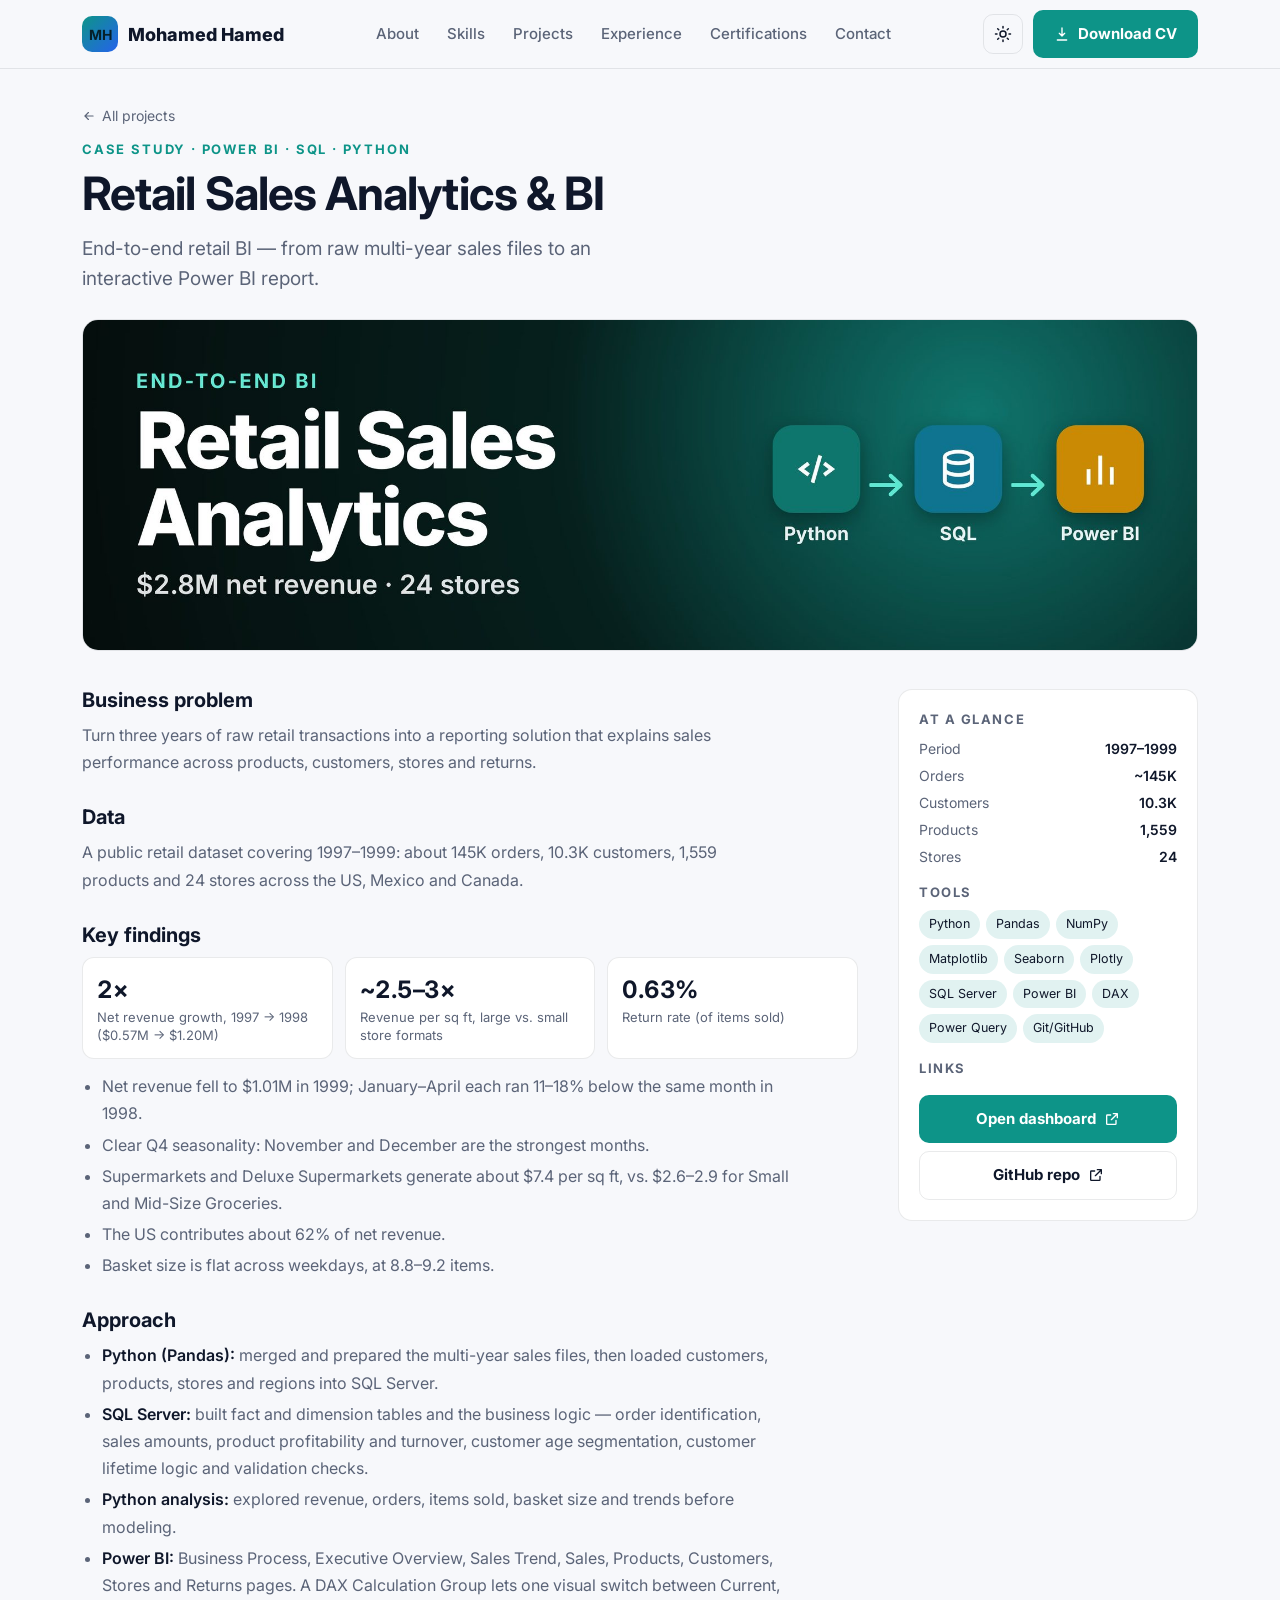
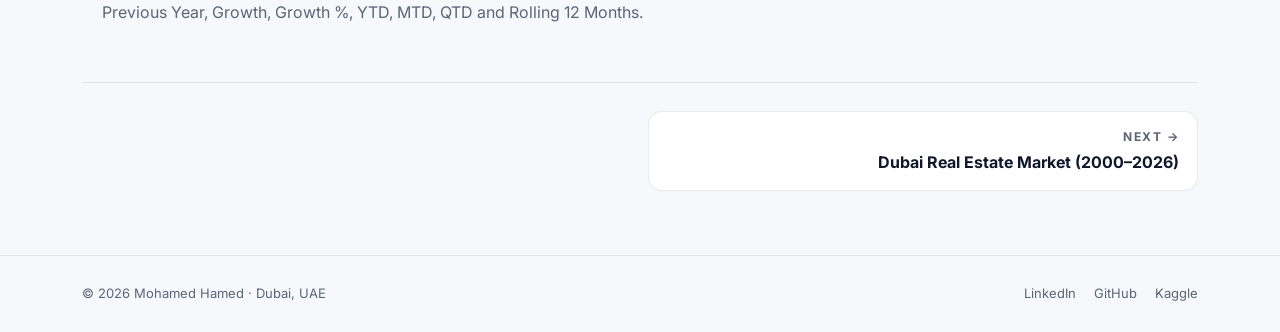
<file: projects/retail-sales-analytics.html>
<!doctype html>
<html lang="en">
<head>
<meta charset="utf-8">
<meta name="viewport" content="width=device-width, initial-scale=1, viewport-fit=cover">
<title>Retail Sales Analytics &amp; BI — Mohamed Hamed</title>
<meta name="description" content="End-to-end retail BI — from raw multi-year sales files to an interactive Power BI report.">
<meta name="color-scheme" content="dark light">
<meta name="author" content="Mohamed Hamed Ahmed">
<link rel="canonical" href="https://mohamedhamed101994.github.io/projects/retail-sales-analytics.html">
<meta property="og:type" content="website">
<meta property="og:title" content="Retail Sales Analytics &amp; BI — Mohamed Hamed">
<meta property="og:description" content="End-to-end retail BI — from raw multi-year sales files to an interactive Power BI report.">
<meta property="og:url" content="https://mohamedhamed101994.github.io/projects/retail-sales-analytics.html">
<meta property="og:image" content="https://mohamedhamed101994.github.io/assets/img/covers/retail.jpg">
<meta property="og:image:width" content="1200">
<meta property="og:image:height" content="627">
<meta name="twitter:card" content="summary_large_image">
<link rel="icon" href="../favicon.svg" type="image/svg+xml">
<link rel="preconnect" href="https://fonts.googleapis.com">
<link rel="preconnect" href="https://fonts.gstatic.com" crossorigin>
<link rel="stylesheet" href="https://fonts.googleapis.com/css2?family=Inter:wght@400;500;600;700;800&display=swap">
<link rel="stylesheet" href="../assets/css/style.css">
<script>(function(){var t=null;try{t=localStorage.getItem("theme")}catch(e){}if(!t)t=window.matchMedia&&matchMedia("(prefers-color-scheme: light)").matches?"light":"dark";document.documentElement.setAttribute("data-theme",t)})()</script>
</head>
<body>
<a class="skip" href="#main">Skip to content</a><nav class="top" aria-label="Main"><div class="c">
<a class="logo" href="../index.html"><b>MH</b>Mohamed Hamed</a>
<div class="links" id="nav-links"><a href="../index.html#about">About</a><a href="../index.html#skills">Skills</a><a href="../index.html#projects">Projects</a><a href="../index.html#experience">Experience</a><a href="../index.html#certifications">Certifications</a><a href="../index.html#contact">Contact</a></div>
<div class="nav-r">
<button class="icon-btn theme-btn" type="button" aria-label="Switch theme"><svg class="moon" viewBox="0 0 24 24" fill="none" stroke="currentColor" stroke-width="2" stroke-linecap="round" stroke-linejoin="round" aria-hidden="true"><path d="M21 12.8A9 9 0 1 1 11.2 3a7 7 0 0 0 9.8 9.8z"/></svg><svg class="sun" viewBox="0 0 24 24" fill="none" stroke="currentColor" stroke-width="2" stroke-linecap="round" aria-hidden="true"><circle cx="12" cy="12" r="4"/><path d="M12 2v2M12 20v2M4.9 4.9l1.4 1.4M17.7 17.7l1.4 1.4M2 12h2M20 12h2M4.9 19.1l1.4-1.4M17.7 6.3l1.4-1.4"/></svg></button>
<button class="icon-btn menu-btn" type="button" aria-label="Open menu" aria-expanded="false" aria-controls="nav-links"><svg viewBox="0 0 24 24" fill="none" stroke="currentColor" stroke-width="2" stroke-linecap="round" aria-hidden="true"><path d="M4 7h16M4 12h16M4 17h16"/></svg></button>
<a class="btn p" href="../assets/cv/Mohamed_Hamed_CV.pdf" download><svg viewBox="0 0 24 24" fill="none" stroke="currentColor" stroke-width="2" stroke-linecap="round" stroke-linejoin="round" aria-hidden="true"><path d="M12 3v12m0 0-4-4m4 4 4-4M5 21h14"/></svg>Download CV</a>
</div></div></nav>
<main id="main"><div class="c">
<a class="crumb" href="../index.html#projects"><svg width="14" height="14" viewBox="0 0 24 24" fill="none" stroke="currentColor" stroke-width="2" stroke-linecap="round" aria-hidden="true"><path d="M19 12H5m6-6-6 6 6 6"/></svg> All projects</a>
<div class="eh">Case study · Power BI · SQL · Python</div>
<h1 class="ph">Retail Sales Analytics &amp; BI</h1>
<p class="lead">End-to-end retail BI — from raw multi-year sales files to an interactive Power BI report.</p>
<img class="cover" src="../assets/img/covers/retail.jpg" alt="Retail Sales Analytics &amp; BI cover" width="2016" height="600">
<div class="two"><article><h2>Business problem</h2><p>Turn three years of raw retail transactions into a reporting solution that explains sales performance across products, customers, stores and returns.</p>
<h2>Data</h2><p>A public retail dataset covering 1997–1999: about 145K orders, 10.3K customers, 1,559 products and 24 stores across the US, Mexico and Canada.</p>
<h2>Key findings</h2><div class="kf"><div><b>2×</b><span>Net revenue growth, 1997 → 1998 ($0.57M → $1.20M)</span></div><div><b>~2.5–3×</b><span>Revenue per sq ft, large vs. small store formats</span></div><div><b>0.63%</b><span>Return rate (of items sold)</span></div></div><ul><li>Net revenue fell to $1.01M in 1999; January–April each ran 11–18% below the same month in 1998.</li><li>Clear Q4 seasonality: November and December are the strongest months.</li><li>Supermarkets and Deluxe Supermarkets generate about $7.4 per sq ft, vs. $2.6–2.9 for Small and Mid-Size Groceries.</li><li>The US contributes about 62% of net revenue.</li><li>Basket size is flat across weekdays, at 8.8–9.2 items.</li></ul>
<h2>Approach</h2><ul>
<li><strong>Python (Pandas):</strong> merged and prepared the multi-year sales files, then loaded customers, products, stores and regions into SQL Server.</li>
<li><strong>SQL Server:</strong> built fact and dimension tables and the business logic — order identification, sales amounts, product profitability and turnover, customer age segmentation, customer lifetime logic and validation checks.</li>
<li><strong>Python analysis:</strong> explored revenue, orders, items sold, basket size and trends before modeling.</li>
<li><strong>Power BI:</strong> Business Process, Executive Overview, Sales Trend, Sales, Products, Customers, Stores and Returns pages. A DAX Calculation Group lets one visual switch between Current, Previous Year, Growth, Growth %, YTD, MTD, QTD and Rolling 12 Months.</li>
</ul>
</article><aside class="side" aria-label="Project details"><h3>At a glance</h3><dl><dt>Period</dt><dd>1997–1999</dd><dt>Orders</dt><dd>~145K</dd><dt>Customers</dt><dd>10.3K</dd><dt>Products</dt><dd>1,559</dd><dt>Stores</dt><dd>24</dd></dl><h3>Tools</h3><div class="tags"><span class="tag">Python</span><span class="tag">Pandas</span><span class="tag">NumPy</span><span class="tag">Matplotlib</span><span class="tag">Seaborn</span><span class="tag">Plotly</span><span class="tag">SQL Server</span><span class="tag">Power BI</span><span class="tag">DAX</span><span class="tag">Power Query</span><span class="tag">Git/GitHub</span></div><h3>Links</h3><a class="btn p" href="https://app.powerbi.com/view?r=eyJrIjoiN2I0YjVlZDAtMzZhOS00MjBlLWJjM2MtNDA3YzlmYTZiNDYxIiwidCI6ImUzNjMyMjYxLTUzMjMtNDJkNC04YWY4LWYyMjgyZThiNzc5ZCJ9" target="_blank" rel="noopener">Open dashboard<svg viewBox="0 0 24 24" fill="none" stroke="currentColor" stroke-width="2" stroke-linecap="round" stroke-linejoin="round" aria-hidden="true"><path d="M14 4h6v6M20 4l-9 9M18 14v5a1 1 0 0 1-1 1H5a1 1 0 0 1-1-1V7a1 1 0 0 1 1-1h5"/></svg></a><a class="btn" href="https://github.com/mohamedhamed101994/FMCG_SupermarketSales" target="_blank" rel="noopener">GitHub repo<svg viewBox="0 0 24 24" fill="none" stroke="currentColor" stroke-width="2" stroke-linecap="round" stroke-linejoin="round" aria-hidden="true"><path d="M14 4h6v6M20 4l-9 9M18 14v5a1 1 0 0 1-1 1H5a1 1 0 0 1-1-1V7a1 1 0 0 1 1-1h5"/></svg></a></aside></div>
<div class="pn"><span></span><a class="nx" href="dubai-real-estate.html"><small>Next →</small><b>Dubai Real Estate Market (2000–2026)</b></a></div>
</div></main>
<footer><div class="c">
<span>© <span id="year">2026</span> Mohamed Hamed · Dubai, UAE</span>
<nav aria-label="Profiles"><a href="https://www.linkedin.com/in/mohamed-hamed-82b784224/" target="_blank" rel="noopener">LinkedIn</a><a href="https://github.com/mohamedhamed101994" target="_blank" rel="noopener">GitHub</a><a href="https://www.kaggle.com/mohamedhamed1994" target="_blank" rel="noopener">Kaggle</a></nav>
</div></footer>
<script src="../assets/js/main.js" defer></script>
</body>
</html>
</file>
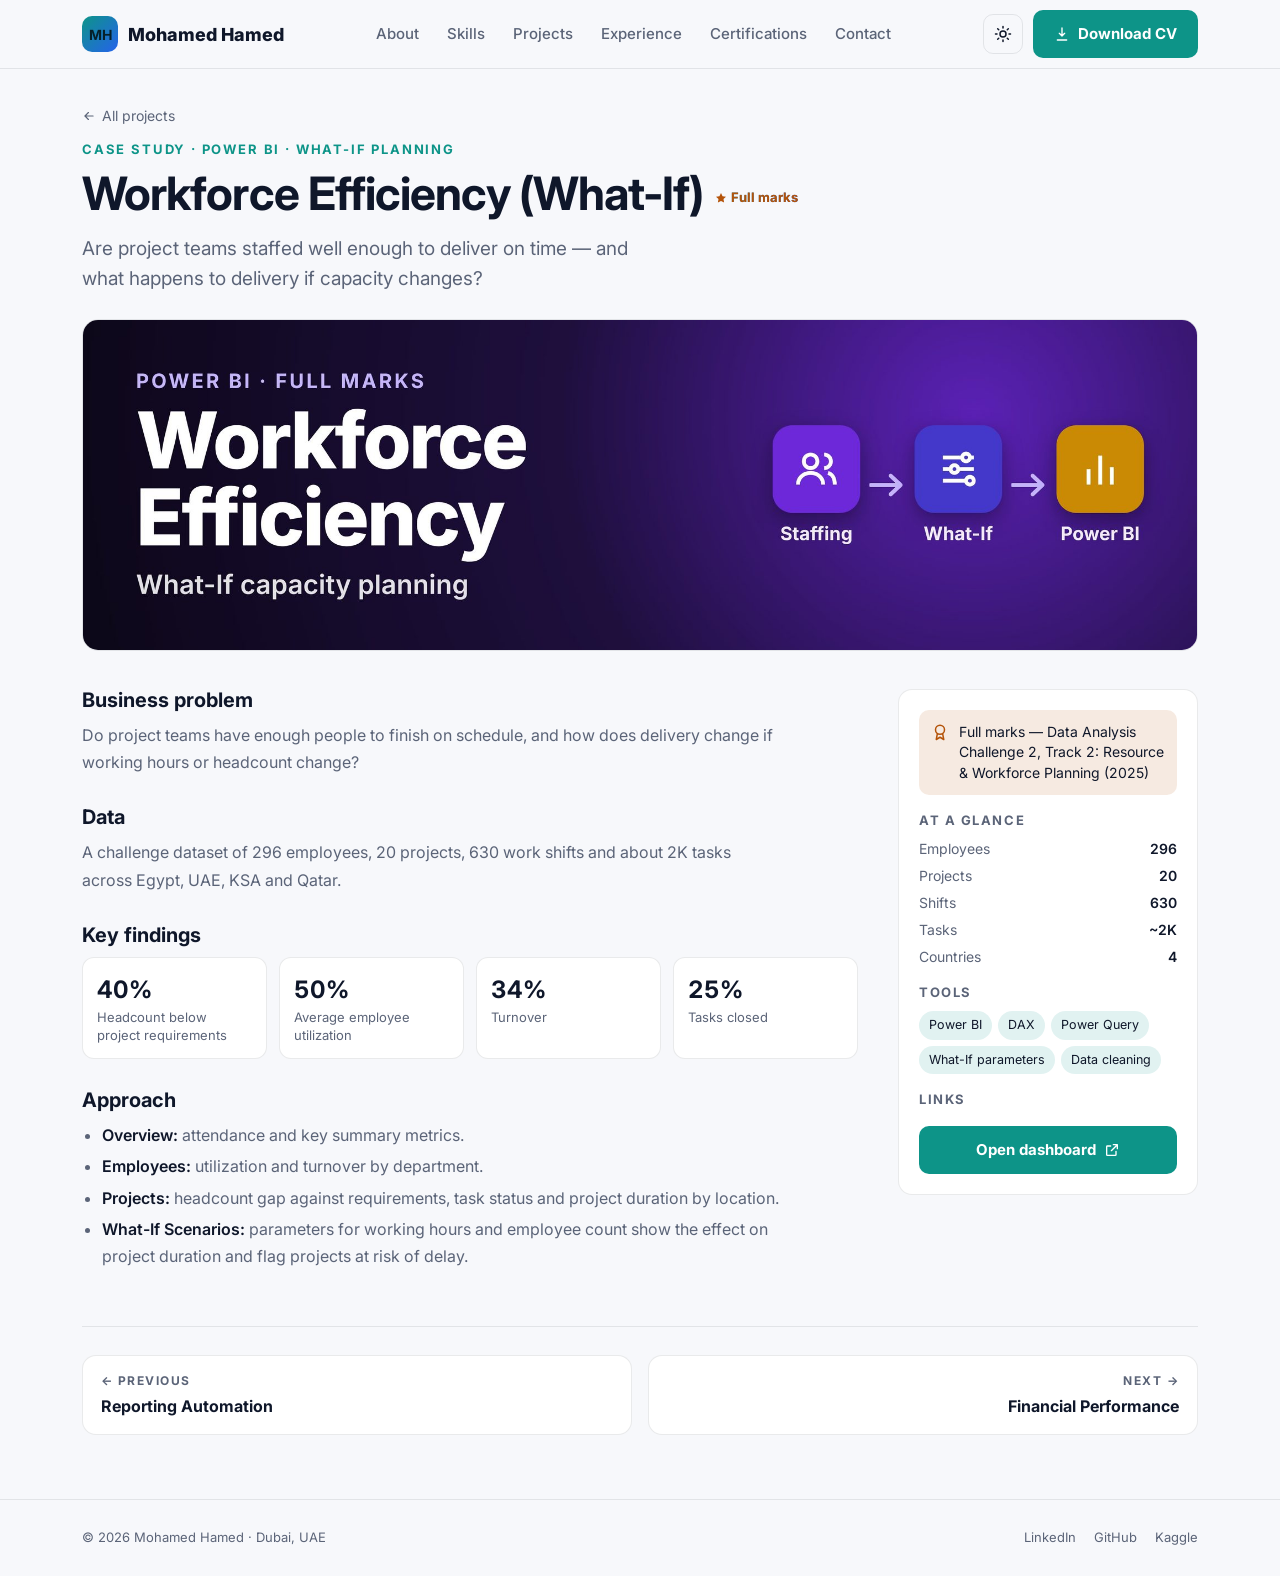
<file: projects/workforce-efficiency.html>
<!doctype html>
<html lang="en">
<head>
<meta charset="utf-8">
<meta name="viewport" content="width=device-width, initial-scale=1, viewport-fit=cover">
<title>Workforce Efficiency (What-If) — Mohamed Hamed</title>
<meta name="description" content="Are project teams staffed well enough to deliver on time — and what happens to delivery if capacity changes?">
<meta name="color-scheme" content="dark light">
<meta name="author" content="Mohamed Hamed Ahmed">
<link rel="canonical" href="https://mohamedhamed101994.github.io/projects/workforce-efficiency.html">
<meta property="og:type" content="website">
<meta property="og:title" content="Workforce Efficiency (What-If) — Mohamed Hamed">
<meta property="og:description" content="Are project teams staffed well enough to deliver on time — and what happens to delivery if capacity changes?">
<meta property="og:url" content="https://mohamedhamed101994.github.io/projects/workforce-efficiency.html">
<meta property="og:image" content="https://mohamedhamed101994.github.io/assets/img/covers/workforce.jpg">
<meta property="og:image:width" content="1200">
<meta property="og:image:height" content="627">
<meta name="twitter:card" content="summary_large_image">
<link rel="icon" href="../favicon.svg" type="image/svg+xml">
<link rel="preconnect" href="https://fonts.googleapis.com">
<link rel="preconnect" href="https://fonts.gstatic.com" crossorigin>
<link rel="stylesheet" href="https://fonts.googleapis.com/css2?family=Inter:wght@400;500;600;700;800&display=swap">
<link rel="stylesheet" href="../assets/css/style.css">
<script>(function(){var t=null;try{t=localStorage.getItem("theme")}catch(e){}if(!t)t=window.matchMedia&&matchMedia("(prefers-color-scheme: light)").matches?"light":"dark";document.documentElement.setAttribute("data-theme",t)})()</script>
</head>
<body>
<a class="skip" href="#main">Skip to content</a><nav class="top" aria-label="Main"><div class="c">
<a class="logo" href="../index.html"><b>MH</b>Mohamed Hamed</a>
<div class="links" id="nav-links"><a href="../index.html#about">About</a><a href="../index.html#skills">Skills</a><a href="../index.html#projects">Projects</a><a href="../index.html#experience">Experience</a><a href="../index.html#certifications">Certifications</a><a href="../index.html#contact">Contact</a></div>
<div class="nav-r">
<button class="icon-btn theme-btn" type="button" aria-label="Switch theme"><svg class="moon" viewBox="0 0 24 24" fill="none" stroke="currentColor" stroke-width="2" stroke-linecap="round" stroke-linejoin="round" aria-hidden="true"><path d="M21 12.8A9 9 0 1 1 11.2 3a7 7 0 0 0 9.8 9.8z"/></svg><svg class="sun" viewBox="0 0 24 24" fill="none" stroke="currentColor" stroke-width="2" stroke-linecap="round" aria-hidden="true"><circle cx="12" cy="12" r="4"/><path d="M12 2v2M12 20v2M4.9 4.9l1.4 1.4M17.7 17.7l1.4 1.4M2 12h2M20 12h2M4.9 19.1l1.4-1.4M17.7 6.3l1.4-1.4"/></svg></button>
<button class="icon-btn menu-btn" type="button" aria-label="Open menu" aria-expanded="false" aria-controls="nav-links"><svg viewBox="0 0 24 24" fill="none" stroke="currentColor" stroke-width="2" stroke-linecap="round" aria-hidden="true"><path d="M4 7h16M4 12h16M4 17h16"/></svg></button>
<a class="btn p" href="../assets/cv/Mohamed_Hamed_CV.pdf" download><svg viewBox="0 0 24 24" fill="none" stroke="currentColor" stroke-width="2" stroke-linecap="round" stroke-linejoin="round" aria-hidden="true"><path d="M12 3v12m0 0-4-4m4 4 4-4M5 21h14"/></svg>Download CV</a>
</div></div></nav>
<main id="main"><div class="c">
<a class="crumb" href="../index.html#projects"><svg width="14" height="14" viewBox="0 0 24 24" fill="none" stroke="currentColor" stroke-width="2" stroke-linecap="round" aria-hidden="true"><path d="M19 12H5m6-6-6 6 6 6"/></svg> All projects</a>
<div class="eh">Case study · Power BI · What-If planning</div>
<h1 class="ph">Workforce Efficiency (What-If)<span class="badge"><svg viewBox="0 0 24 24" fill="currentColor" aria-hidden="true"><path d="m12 2 3.1 6.3 6.9 1-5 4.9 1.2 6.8L12 17.8 5.8 21l1.2-6.8-5-4.9 6.9-1z"/></svg>Full marks</span></h1>
<p class="lead">Are project teams staffed well enough to deliver on time — and what happens to delivery if capacity changes?</p>
<img class="cover" src="../assets/img/covers/workforce.jpg" alt="Workforce Efficiency (What-If) cover" width="2016" height="600">
<div class="two"><article><h2>Business problem</h2><p>Do project teams have enough people to finish on schedule, and how does delivery change if working hours or headcount change?</p>
<h2>Data</h2><p>A challenge dataset of 296 employees, 20 projects, 630 work shifts and about 2K tasks across Egypt, UAE, KSA and Qatar.</p>
<h2>Key findings</h2><div class="kf four"><div><b>40%</b><span>Headcount below project requirements</span></div><div><b>50%</b><span>Average employee utilization</span></div><div><b>34%</b><span>Turnover</span></div><div><b>25%</b><span>Tasks closed</span></div></div>
<h2>Approach</h2><ul>
<li><strong>Overview:</strong> attendance and key summary metrics.</li>
<li><strong>Employees:</strong> utilization and turnover by department.</li>
<li><strong>Projects:</strong> headcount gap against requirements, task status and project duration by location.</li>
<li><strong>What-If Scenarios:</strong> parameters for working hours and employee count show the effect on project duration and flag projects at risk of delay.</li>
</ul>
</article><aside class="side" aria-label="Project details"><div class="award"><svg viewBox="0 0 24 24" fill="none" stroke="currentColor" stroke-width="2" stroke-linecap="round" stroke-linejoin="round" aria-hidden="true"><circle cx="12" cy="9" r="6"/><path d="m8.5 14.2-1.5 7.8 5-3 5 3-1.5-7.8"/></svg><span>Full marks — Data Analysis Challenge 2, Track 2: Resource &amp; Workforce Planning (2025)</span></div><h3>At a glance</h3><dl><dt>Employees</dt><dd>296</dd><dt>Projects</dt><dd>20</dd><dt>Shifts</dt><dd>630</dd><dt>Tasks</dt><dd>~2K</dd><dt>Countries</dt><dd>4</dd></dl><h3>Tools</h3><div class="tags"><span class="tag">Power BI</span><span class="tag">DAX</span><span class="tag">Power Query</span><span class="tag">What-If parameters</span><span class="tag">Data cleaning</span></div><h3>Links</h3><a class="btn p" href="https://app.powerbi.com/view?r=eyJrIjoiMjhhNDI5YmQtZGVlNC00OGFkLWEwYTEtOGRmOGIxNTA0YWZlIiwidCI6ImUzNjMyMjYxLTUzMjMtNDJkNC04YWY4LWYyMjgyZThiNzc5ZCJ9" target="_blank" rel="noopener">Open dashboard<svg viewBox="0 0 24 24" fill="none" stroke="currentColor" stroke-width="2" stroke-linecap="round" stroke-linejoin="round" aria-hidden="true"><path d="M14 4h6v6M20 4l-9 9M18 14v5a1 1 0 0 1-1 1H5a1 1 0 0 1-1-1V7a1 1 0 0 1 1-1h5"/></svg></a></aside></div>
<div class="pn"><a href="reporting-automation.html"><small>← Previous</small><b>Reporting Automation</b></a><a class="nx" href="financial-performance.html"><small>Next →</small><b>Financial Performance</b></a></div>
</div></main>
<footer><div class="c">
<span>© <span id="year">2026</span> Mohamed Hamed · Dubai, UAE</span>
<nav aria-label="Profiles"><a href="https://www.linkedin.com/in/mohamed-hamed-82b784224/" target="_blank" rel="noopener">LinkedIn</a><a href="https://github.com/mohamedhamed101994" target="_blank" rel="noopener">GitHub</a><a href="https://www.kaggle.com/mohamedhamed1994" target="_blank" rel="noopener">Kaggle</a></nav>
</div></footer>
<script src="../assets/js/main.js" defer></script>
</body>
</html>
</file>
<file: assets/css/style.css>
/* Mohamed Hamed — portfolio. Built from the approved mockup (dark default, light alternative). */
:root{
  --bg:#0b1020;--bg2:#111833;--card:#151d3b;--card-hover:#1a2449;
  --line:rgba(255,255,255,.09);--line-strong:rgba(255,255,255,.18);
  --text:#e8ecf8;--muted:#9aa4c2;--acc:#2dd4bf;--acc2:#60a5fa;--on-acc:#04201c;
  --gold:#fbbf24;--shadow:0 20px 50px rgba(0,0,0,.45);
  --font:"Inter",system-ui,-apple-system,"Segoe UI",Roboto,Arial,sans-serif;
  color-scheme:dark;
}
:root[data-theme="light"]{
  --bg:#f7f8fb;--bg2:#eef1f7;--card:#ffffff;--card-hover:#f3f6fb;
  --line:rgba(15,23,42,.09);--line-strong:rgba(15,23,42,.18);
  --text:#0f172a;--muted:#5b6478;--acc:#0d9488;--acc2:#2563eb;--on-acc:#ffffff;
  --gold:#b45309;--shadow:0 18px 40px rgba(15,23,42,.16);
  color-scheme:light;
}
*{margin:0;padding:0;box-sizing:border-box}
html{scroll-behavior:smooth;scroll-padding-top:84px}
body{font-family:var(--font);background:var(--bg);color:var(--text);-webkit-font-smoothing:antialiased;line-height:1.5}
img{max-width:100%;height:auto;display:block}
a{color:inherit;text-decoration:none}
:focus-visible{outline:2px solid var(--acc);outline-offset:3px;border-radius:6px}
.skip{position:absolute;left:-9999px;top:8px;background:var(--acc);color:var(--on-acc);padding:8px 14px;border-radius:8px;z-index:20;font-weight:700}
.skip:focus{left:12px}
.c{max-width:1180px;margin:0 auto;padding-left:max(32px,env(safe-area-inset-left,0px));padding-right:max(32px,env(safe-area-inset-right,0px))}
h1,h2,h3,.ph{text-wrap:balance}

/* nav */
nav.top{position:sticky;top:0;background:color-mix(in srgb,var(--bg) 85%,transparent);backdrop-filter:blur(8px);-webkit-backdrop-filter:blur(8px);border-bottom:1px solid var(--line);z-index:10}
nav.top .c{display:flex;align-items:center;justify-content:space-between;height:68px;gap:16px}
.logo{display:flex;align-items:center;gap:10px;font-weight:800;font-size:18px;white-space:nowrap}
.logo b{width:36px;height:36px;border-radius:10px;background:linear-gradient(135deg,var(--acc),var(--acc2));display:grid;place-items:center;color:#05202a;font-size:14px}
.links{display:flex;gap:28px;font-size:15px;color:var(--muted);font-weight:500}
.links a:hover,.links a[aria-current]{color:var(--text)}
.nav-r{display:flex;align-items:center;gap:10px}
.icon-btn{width:40px;height:40px;border-radius:10px;border:1px solid var(--line);background:transparent;color:var(--text);display:grid;place-items:center;cursor:pointer}
.icon-btn:hover{border-color:var(--line-strong)}
.icon-btn svg{width:18px;height:18px}
.menu-btn{display:none}
.theme-btn .sun{display:none}
:root[data-theme="light"] .theme-btn .sun{display:block}
:root[data-theme="light"] .theme-btn .moon{display:none}

/* buttons */
.btn{display:inline-flex;align-items:center;gap:8px;padding:12px 20px;border-radius:10px;font-weight:700;font-size:15px;border:1px solid var(--line);font-family:inherit;color:var(--text);background:transparent;cursor:pointer;transition:border-color .15s,transform .15s,filter .15s}
.btn:hover{border-color:var(--line-strong);transform:translateY(-1px)}
.btn.p{background:var(--acc);color:var(--on-acc);border-color:transparent}
.btn.p:hover{filter:brightness(1.08)}
.btn svg{width:16px;height:16px}

/* hero */
.hero{padding:84px 0 64px}
.hero .c{display:grid;grid-template-columns:1.1fr .9fr;gap:56px;align-items:center}
.pill{display:inline-flex;gap:8px;align-items:center;font-size:13px;font-weight:600;color:var(--acc);border:1px solid color-mix(in srgb,var(--acc) 40%,transparent);padding:6px 12px;border-radius:999px}
.pill i{width:8px;height:8px;border-radius:50%;background:var(--acc);box-shadow:0 0 0 0 color-mix(in srgb,var(--acc) 60%,transparent);animation:pulse 2.4s infinite}
@keyframes pulse{0%{box-shadow:0 0 0 0 color-mix(in srgb,var(--acc) 55%,transparent)}70%{box-shadow:0 0 0 8px transparent}100%{box-shadow:0 0 0 0 transparent}}
h1{font-size:60px;line-height:1.04;letter-spacing:-.03em;font-weight:800;margin:20px 0 18px}
h1 span{background:linear-gradient(90deg,var(--acc),var(--acc2));-webkit-background-clip:text;background-clip:text;color:transparent}
.lead{font-size:19px;line-height:1.6;color:var(--muted);max-width:560px}
.cta{display:flex;flex-wrap:wrap;gap:12px;margin-top:30px}
.stats{display:grid;grid-template-columns:repeat(3,minmax(0,1fr));gap:12px;margin-top:44px;max-width:520px}
.stat{border:1px solid var(--line);border-radius:14px;padding:16px;background:var(--card)}
.stat b{font-size:clamp(20px,2vw,26px);font-weight:800;display:block;letter-spacing:-.01em;font-variant-numeric:tabular-nums;white-space:nowrap}
.stat span{font-size:13px;line-height:1.35;color:var(--muted);display:block;margin-top:4px}
.stack{position:relative;height:420px}
.stack a{position:absolute;width:100%;border-radius:14px;overflow:hidden;box-shadow:var(--shadow);border:1px solid var(--line);transition:transform .25s ease}
.stack a:nth-child(1){top:0;transform:rotate(-3deg) translateX(-10px)}
.stack a:nth-child(2){top:140px;transform:rotate(2deg) translateX(14px)}
.stack a:nth-child(3){top:280px;transform:rotate(-1deg)}
.stack a:hover{transform:rotate(0) scale(1.02);z-index:2}

/* sections */
section{padding:72px 0;border-top:1px solid var(--line)}
.eh{font-size:13px;font-weight:700;letter-spacing:.14em;text-transform:uppercase;color:var(--acc)}
h2{font-size:38px;letter-spacing:-.02em;margin:10px 0 28px;line-height:1.15}
.about{display:grid;grid-template-columns:1.3fr 1fr;gap:48px;align-items:start}
.about p{font-size:17px;line-height:1.7;color:var(--muted);margin-bottom:14px;max-width:62ch}
.about p strong{color:var(--text);font-weight:600}
.photo{border-radius:18px;background:var(--card);border:1px solid var(--line);aspect-ratio:4/5;max-height:380px;width:100%;overflow:hidden;display:grid;place-items:center}
.photo img{width:100%;height:100%;object-fit:cover}
.photo .ph-mono{width:96px;height:96px;border-radius:24px;background:linear-gradient(135deg,var(--acc),var(--acc2));display:grid;place-items:center;color:#05202a;font-weight:800;font-size:34px}
.skills{display:grid;grid-template-columns:repeat(4,1fr);gap:16px}
.sk{background:var(--card);border:1px solid var(--line);border-radius:14px;padding:20px}
.sk h3{font-size:16px;margin-bottom:12px}
.tags{display:flex;flex-wrap:wrap;gap:6px}
.tag{font-size:12.5px;padding:5px 10px;border-radius:999px;background:color-mix(in srgb,var(--acc) 12%,transparent);color:var(--text);white-space:nowrap}

/* projects */
.filters{display:flex;flex-wrap:wrap;gap:8px;margin-bottom:24px}
.filters button{font-family:inherit;padding:8px 16px;border-radius:999px;border:1px solid var(--line);font-size:14px;font-weight:600;color:var(--muted);background:transparent;cursor:pointer}
.filters button:hover{color:var(--text);border-color:var(--line-strong)}
.filters button[aria-pressed="true"]{background:var(--text);color:var(--bg);border-color:var(--text)}
.filters .n{opacity:.6;font-weight:500;margin-left:4px;font-variant-numeric:tabular-nums}
.grid{display:grid;grid-template-columns:repeat(2,1fr);gap:22px}
.pc{background:var(--card);border:1px solid var(--line);border-radius:16px;overflow:hidden;display:flex;flex-direction:column;transition:transform .2s,border-color .2s,background .2s}
.pc:hover{transform:translateY(-3px);border-color:var(--line-strong);background:var(--card-hover)}
.pc img{width:100%;aspect-ratio:3360/1000;object-fit:cover}
.pc .b{padding:18px 20px 22px;display:flex;flex-direction:column;flex:1}
.pc h3{font-size:19px;margin-bottom:8px}
.pc p{font-size:14.5px;line-height:1.55;color:var(--muted);margin-bottom:12px}
.pc .more{font-size:14px;font-weight:700;color:var(--acc);margin-top:auto;padding-top:14px;display:block}
.pc.hide{display:none}
.badge{display:inline-flex;align-items:center;gap:4px;letter-spacing:0;font-size:11.5px;font-weight:700;color:var(--gold);margin-left:8px;vertical-align:middle;white-space:nowrap}
.badge svg{width:12px;height:12px}

/* experience */
.tl{border-left:2px solid var(--line);padding-left:28px;display:flex;flex-direction:column;gap:22px;margin-left:6px}
.job{position:relative;background:var(--card);border:1px solid var(--line);border-radius:14px;padding:20px 22px}
.job:before{content:"";position:absolute;left:-37px;top:24px;width:14px;height:14px;border-radius:50%;background:var(--acc);border:3px solid var(--bg)}
.job .d{font-size:13px;color:var(--acc);font-weight:700}
.job h3{font-size:18px;margin:4px 0 8px}
.job h3 span{color:var(--muted);font-weight:600}
.job ul{color:var(--muted);font-size:14.5px;line-height:1.6;padding-left:18px}
.job .prev{margin-top:10px;font-size:13.5px;color:var(--muted);border-top:1px dashed var(--line);padding-top:10px}

/* certifications */
.certs{display:grid;grid-template-columns:repeat(2,1fr);gap:14px}
.cert{display:grid;grid-template-columns:auto 1fr auto;gap:14px;align-items:center;background:var(--card);border:1px solid var(--line);border-radius:14px;padding:16px 18px}
.cert .ic{width:40px;height:40px;border-radius:10px;display:grid;place-items:center;background:color-mix(in srgb,var(--acc) 14%,transparent);color:var(--acc)}
.cert .ic svg{width:20px;height:20px}
.cert h3{font-size:15.5px;line-height:1.35}
.cert p{font-size:13.5px;color:var(--muted)}
.cert .yr{font-size:13px;font-weight:700;color:var(--muted);font-variant-numeric:tabular-nums;white-space:nowrap}
.cert.edu .ic{background:color-mix(in srgb,var(--acc2) 14%,transparent);color:var(--acc2)}

/* contact */
.contact{text-align:center}
.contact p{color:var(--muted);font-size:17px;margin:0 auto 24px;max-width:56ch}
.contact .cta{justify-content:center}
footer{padding:28px 0;text-align:center;color:var(--muted);font-size:13px;border-top:1px solid var(--line)}
footer .c{display:flex;justify-content:space-between;align-items:center;gap:12px;flex-wrap:wrap}
footer nav{display:flex;gap:18px}
footer a:hover{color:var(--text)}

/* project page */
.crumb{display:inline-flex;align-items:center;gap:6px;color:var(--muted);font-size:14px;margin:36px 0 14px}
.crumb:hover{color:var(--text)}
.ph{font-size:46px;letter-spacing:-.02em;line-height:1.1;margin:8px 0 16px;font-weight:700}
.cover{width:100%;border-radius:16px;border:1px solid var(--line);margin:24px 0 8px;aspect-ratio:3360/1000;object-fit:cover}
.two{display:grid;grid-template-columns:minmax(0,1fr) 300px;gap:40px;align-items:start}
.two h2{font-size:20px;margin:30px 0 10px;letter-spacing:0}
.two p,.two li{color:var(--muted);font-size:16px;line-height:1.7;max-width:70ch}
.two ul{padding-left:20px;display:flex;flex-direction:column;gap:4px}
.two li strong{color:var(--text);font-weight:600}
.side{background:var(--card);border:1px solid var(--line);border-radius:14px;padding:20px;position:sticky;top:90px;margin-top:30px}
.side h3{font-size:13px;letter-spacing:.12em;text-transform:uppercase;color:var(--muted);margin:16px 0 8px}
.side h3:first-child{margin-top:0}
.side .btn{width:100%;justify-content:center;margin-top:8px}
.side dl{display:grid;grid-template-columns:auto 1fr;gap:6px 12px;font-size:14px}
.side dt{color:var(--muted)}
.side dd{text-align:right;font-weight:600}
.award{display:flex;gap:10px;align-items:flex-start;font-size:14px;line-height:1.45;padding:12px;border-radius:10px;background:color-mix(in srgb,var(--gold) 12%,transparent);color:var(--text)}
.award svg{width:18px;height:18px;flex:none;color:var(--gold);margin-top:1px}
.kf{display:grid;grid-template-columns:repeat(3,1fr);gap:12px;margin:10px 0 14px}
.kf.four{grid-template-columns:repeat(4,1fr)}
.kf div{background:var(--card);border:1px solid var(--line);border-radius:12px;padding:14px}
.kf b{font-size:24px;display:block;font-variant-numeric:tabular-nums;letter-spacing:-.01em}
.kf span{font-size:13px;color:var(--muted);line-height:1.4;display:block}
.note{font-size:14px;color:var(--muted);border-left:3px solid var(--line-strong);padding:4px 0 4px 14px;margin-top:14px}
.flow{display:flex;flex-wrap:wrap;align-items:center;gap:8px;margin:6px 0 4px}
.flow span{font-size:13.5px;font-weight:600;padding:7px 12px;border-radius:8px;background:var(--card);border:1px solid var(--line)}
.flow i{color:var(--acc);font-style:normal;font-weight:700}
.pn{display:grid;grid-template-columns:1fr 1fr;gap:16px;margin:56px 0 64px;padding-top:28px;border-top:1px solid var(--line)}
.pn a{background:var(--card);border:1px solid var(--line);border-radius:14px;padding:16px 18px;transition:border-color .15s}
.pn a:hover{border-color:var(--line-strong)}
.pn small{display:block;font-size:12px;letter-spacing:.12em;text-transform:uppercase;color:var(--muted);font-weight:700;margin-bottom:4px}
.pn b{font-size:16px}
.pn .nx{text-align:right}

@media(max-width:980px){
  .hero .c{grid-template-columns:1fr}
  .stack{height:auto;display:grid;gap:12px}
  .stack a{position:relative;top:auto!important;transform:none!important}
  .skills{grid-template-columns:repeat(2,1fr)}
  .two{grid-template-columns:1fr}
  .side{position:static}
}
@media(max-width:760px){
  .c{padding-left:max(18px,env(safe-area-inset-left,0px));padding-right:max(18px,env(safe-area-inset-right,0px))}
  .menu-btn{display:grid}
  .nav-r .btn.p{display:none}
  .links{display:none;position:absolute;top:68px;left:0;right:0;flex-direction:column;gap:0;background:var(--bg);border-bottom:1px solid var(--line);padding:8px max(18px,env(safe-area-inset-left,0px)) 14px}
  .links.open{display:flex}
  .links a{padding:12px 0;border-bottom:1px solid var(--line)}
  .links a:last-child{border-bottom:0}
  .hero{padding:48px 0 48px}
  h1{font-size:40px}
  .lead{font-size:17px}
  .stats{grid-template-columns:repeat(3,minmax(0,1fr));gap:10px}
  .about,.certs,.grid,.skills{grid-template-columns:1fr}
  .photo{max-width:320px}
  h2{font-size:30px}
  .ph{font-size:34px}
  .kf,.kf.four{grid-template-columns:1fr 1fr}
  .pn{grid-template-columns:1fr}
  .cert{grid-template-columns:auto 1fr}
  .cert .yr{grid-column:2}
  footer .c{justify-content:center;text-align:center}
}
@media(prefers-reduced-motion:reduce){*{animation:none!important;transition:none!important}html{scroll-behavior:auto}}
.ph .badge{font-size:13px;margin-left:12px}

/* 3D portrait: the person only, no card or backdrop. Key light, teal rim light and the oval fade are baked into the
   image; CSS adds depth (shadow) and a slight perspective turn that straightens on hover. */
.about:has(.portrait){align-items:center}
.portrait{width:100%;max-width:420px;margin-inline:auto;transform:perspective(1200px) rotateY(-8deg);transform-origin:50% 60%;transition:transform .6s ease}
.portrait:hover{transform:perspective(1200px) rotateY(0)}
.portrait img{width:100%;height:auto;display:block;filter:drop-shadow(-12px 20px 24px rgba(0,0,0,.40))}
:root[data-theme="light"] .portrait img{filter:drop-shadow(-12px 20px 24px rgba(15,23,42,.18))}
@media(max-width:760px){.portrait{max-width:320px;transform:none}}

/* WhatsApp button: same shape as the other buttons, WhatsApp green on the icon and a green-tinted outline */
.btn.wa{--wa:#25d366;border-color:color-mix(in srgb,var(--wa) 45%,var(--line));background:color-mix(in srgb,var(--wa) 10%,transparent)}
.btn.wa svg{color:var(--wa);width:18px;height:18px}
.btn.wa:hover{border-color:var(--wa);background:color-mix(in srgb,var(--wa) 16%,transparent)}
:root[data-theme="light"] .btn.wa{--wa:#128c4a}

/* Hero career path (replaces the stat cards): three steps joined by a line, the current role highlighted */
.path{list-style:none;display:grid;grid-template-columns:repeat(3,minmax(0,1fr));gap:12px;margin-top:40px;position:relative;max-width:600px}
.path::before{content:"";position:absolute;left:8px;right:calc((100% - 24px) / 3 - 8px);top:7px;height:2px;background:linear-gradient(90deg,var(--line-strong),var(--acc))}
.path li{position:relative;padding-top:26px;display:flex;flex-direction:column;gap:2px;min-width:0}
.path li::before{content:"";position:absolute;top:0;left:0;width:16px;height:16px;border-radius:50%;background:var(--bg);border:2px solid var(--line-strong)}
.path li.now::before{background:var(--acc);border-color:var(--acc);box-shadow:0 0 0 5px color-mix(in srgb,var(--acc) 22%,transparent)}
.path .yr{font-size:12px;font-weight:700;letter-spacing:.06em;color:var(--muted);font-variant-numeric:tabular-nums}
.path li.now .yr{color:var(--acc)}
.path b{font-size:17px;font-weight:700}
.path .rl{font-size:13px;line-height:1.4;color:var(--muted)}
.langs{font-size:15px!important;color:var(--text)!important}
.langs span{font-size:12px;font-weight:700;letter-spacing:.12em;text-transform:uppercase;color:var(--acc);margin-right:8px}
h1{font-size:54px}
@media(max-width:760px){h1{font-size:36px}.path{gap:10px}.path b{font-size:15px}.path .rl{font-size:12px}}

/* Round 2: job title in the hero */
.role-title{margin-top:18px;font-size:22px;font-weight:700;letter-spacing:-.01em;color:var(--text)}
.role-title + h1{margin-top:10px}
@media(max-width:760px){.role-title{font-size:18px}}

/* Talabat role progression inside the job card */
.steps{list-style:none;display:flex;flex-wrap:wrap;gap:8px;margin:2px 0 12px}
.steps li{display:flex;flex-direction:column;gap:1px;padding:8px 12px;border-radius:10px;background:color-mix(in srgb,var(--acc) 8%,transparent);border:1px solid var(--line);font-size:13.5px}
.steps li b{font-weight:600}
.steps li span{color:var(--muted);font-size:12.5px;font-variant-numeric:tabular-nums}

/* Certifications: two sub-lists */
.sub-h{font-size:14px;letter-spacing:.12em;text-transform:uppercase;color:var(--muted);margin:8px 0 14px}
.certs + .sub-h{margin-top:34px}
.courses{list-style:none;border:1px solid var(--line);border-radius:14px;background:var(--card);overflow:hidden}
.courses li{display:grid;grid-template-columns:minmax(0,1fr) auto auto;gap:16px;align-items:center;padding:14px 18px;border-top:1px solid var(--line)}
.courses li:first-child{border-top:0}
.courses h4{font-size:15px;font-weight:600}
.courses p{font-size:13px;color:var(--muted)}
.courses .yr{font-size:13px;font-weight:700;color:var(--muted);font-variant-numeric:tabular-nums;min-width:38px;text-align:right}
.courses .view{display:inline-flex;align-items:center;gap:5px;font-size:13px;font-weight:700;color:var(--acc)}
.courses .view svg{width:13px;height:13px}
@media(max-width:760px){.courses li{grid-template-columns:minmax(0,1fr) auto;gap:6px 12px}.courses .yr{grid-row:1;grid-column:2}.courses .view{grid-column:1}}
</file>
